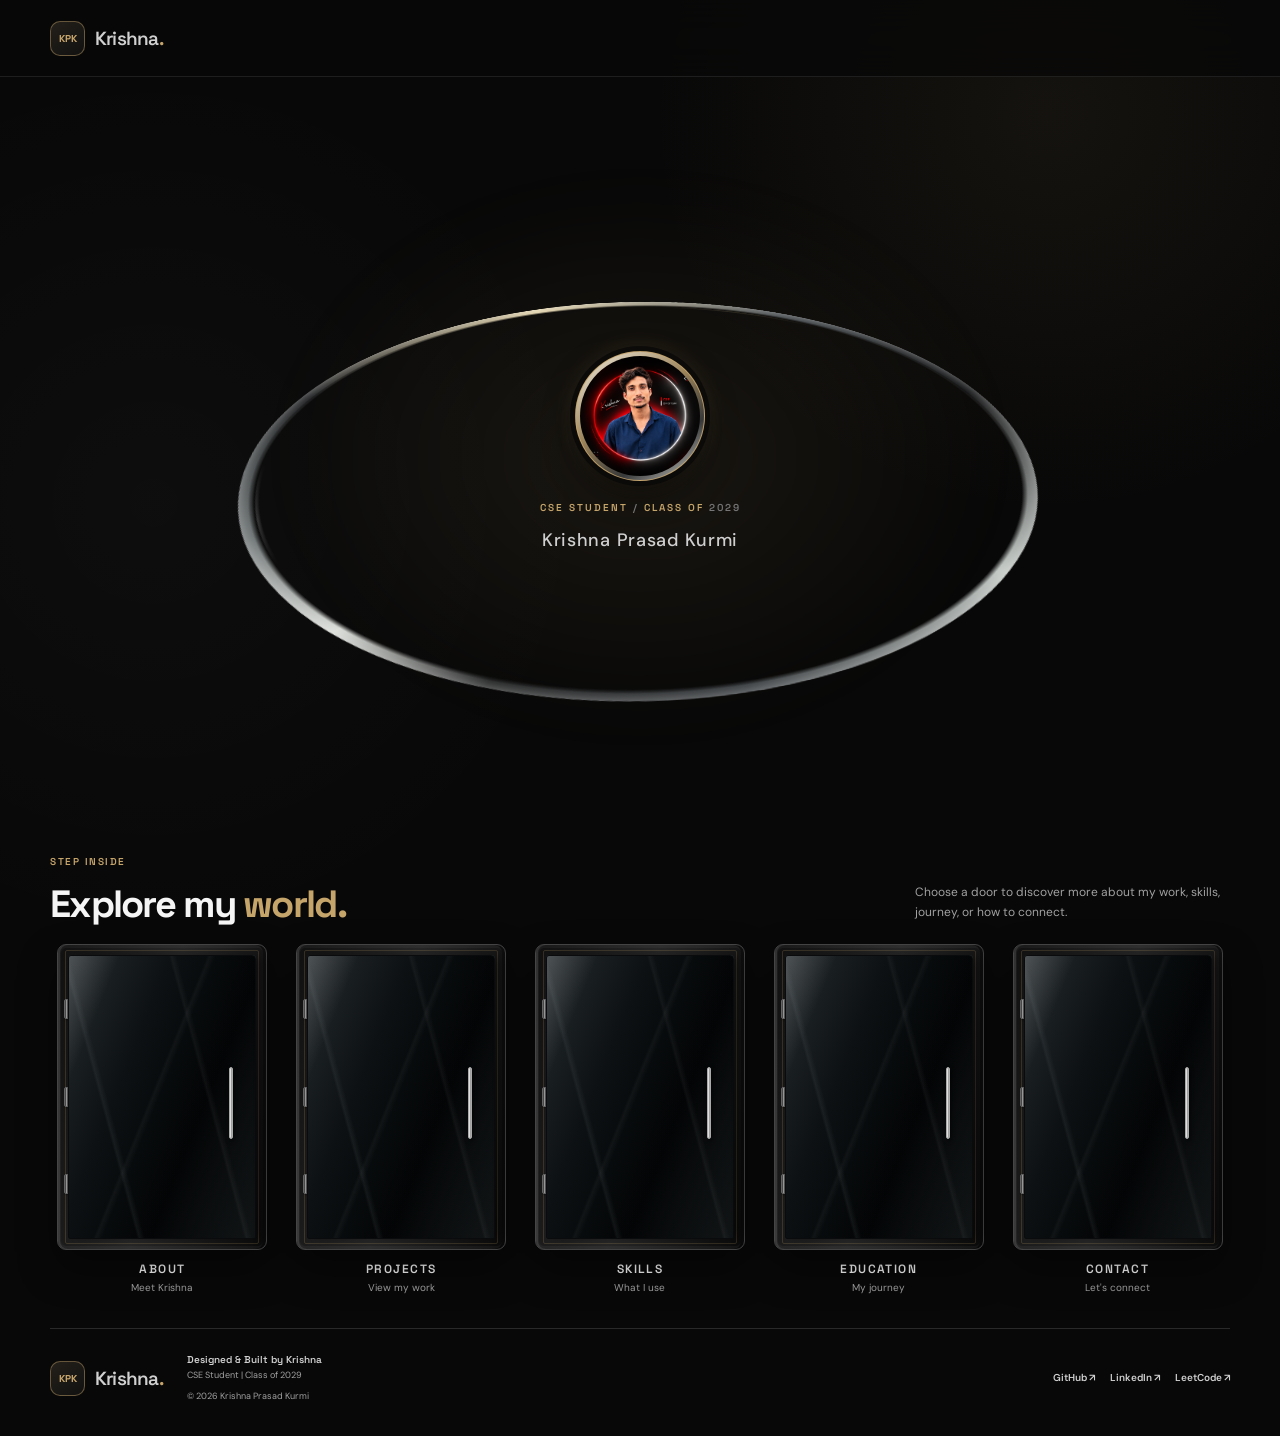
<file: index.html>
<!doctype html>
<html lang="en">
<head>
  <meta charset="UTF-8">
  <meta name="viewport" content="width=device-width, initial-scale=1.0">
  <meta name="description" content="Explore Krishna Prasad Kurmi's portfolio: a CSE student at BMS Institute of Technology &amp; Management learning backend development, C++, and DSA skills.">
  <meta name="theme-color" content="#080808">
  <meta name="robots" content="index, follow">
  <link rel="canonical" href="https://krishna-portfolio.krishnaprasadkurmi99.workers.dev/">
  <meta property="og:type" content="website">
  <meta property="og:title" content="Krishna Prasad Kurmi | CSE Student &amp; Aspiring Backend Developer">
  <meta property="og:description" content="Explore Krishna Prasad Kurmi's portfolio: a CSE student at BMS Institute of Technology &amp; Management learning backend development, C++, and DSA skills.">
  <meta property="og:url" content="https://krishna-portfolio.krishnaprasadkurmi99.workers.dev/">
  <meta property="og:site_name" content="Krishna Prasad Kurmi | Personal Portfolio">
  <meta property="og:image" content="https://krishna-portfolio.krishnaprasadkurmi99.workers.dev/profile-photo.png">
  <meta property="og:image:alt" content="Krishna Prasad Kurmi">
  <meta property="og:locale" content="en_IN">
  <meta name="twitter:card" content="summary_large_image">
  <meta name="twitter:title" content="Krishna Prasad Kurmi | CSE Student &amp; Aspiring Backend Developer">
  <meta name="twitter:description" content="Explore Krishna Prasad Kurmi's portfolio: a CSE student at BMS Institute of Technology &amp; Management learning backend development, C++, and DSA skills.">
  <meta name="twitter:image" content="https://krishna-portfolio.krishnaprasadkurmi99.workers.dev/profile-photo.png">
  <meta name="twitter:image:alt" content="Krishna Prasad Kurmi">
  <script type="application/ld+json">
    {
      "@context": "https://schema.org",
      "@type": "Person",
      "name": "Krishna Prasad Kurmi",
      "url": "https://krishna-portfolio.krishnaprasadkurmi99.workers.dev/",
      "image": "https://krishna-portfolio.krishnaprasadkurmi99.workers.dev/profile-photo.png",
      "jobTitle": "Computer Science and Engineering Student",
      "affiliation": {
        "@type": "CollegeOrUniversity",
        "name": "BMS Institute of Technology & Management"
      },
      "knowsAbout": ["Backend development", "C++", "Data Structures and Algorithms", "Software engineering"],
      "sameAs": ["https://github.com/itskrishna7", "https://www.linkedin.com/in/krishnaprasadkurmi7/", "https://leetcode.com/u/kurmikrishna7/"]
    }
  </script>
  <link rel="preconnect" href="https://fonts.googleapis.com">
  <link rel="preconnect" href="https://fonts.gstatic.com" crossorigin>
  <link href="https://fonts.googleapis.com/css2?family=DM+Sans:wght@400;500;600;700&amp;family=Space+Grotesk:wght@400;500;600;700&amp;display=swap" rel="stylesheet">
  <link rel="stylesheet" href="style.css">
  <title>Krishna Prasad Kurmi | CSE Student &amp; Aspiring Backend Developer</title>
</head>
<body data-page="home">
  <a class="skip-link" href="#main-content">Skip to content</a>
  <header class="site-header">
    <nav class="nav container" aria-label="Main navigation">
      <a class="brand" href="/" aria-label="Krishna home">
        <span class="brand-mark">KPK</span>
        <span class="brand-name">Krishna<span>.</span></span>
      </a>
    </nav>
  </header>
  <main id="main-content" class="page-content">
    <section class="hero container" id="home" aria-label="Krishna Prasad Kurmi profile">
      <div class="hero-ring" aria-hidden="true">
        <span class="hero-ring__outer"></span>
        <span class="hero-ring__inner"></span>
        <span class="hero-ring__glint"></span>
      </div>
      <div class="hero-content">
        <div class="hero-portrait">
          <img src="profile-photo.png" width="1254" height="1254" alt="Professional portrait of Krishna Prasad Kurmi">
        </div>
        <p class="hero-kicker">CSE STUDENT <span aria-hidden="true">/</span> CLASS OF <span data-portfolio="education.expectedGraduation">2029</span></p>
        <p class="hero-name" data-portfolio="person.name">Krishna Prasad Kurmi</p>
      </div>
    </section>
    <section class="home-door-navigation container" aria-labelledby="door-navigation-title">
      <div class="home-door-heading">
        <div>
          <p class="eyebrow">STEP INSIDE</p>
          <h2 id="door-navigation-title">Explore my <span class="gradient-text">world.</span></h2>
        </div>
        <p>Choose a door to discover more about my work, skills, journey, or how to connect.</p>
      </div>
      <div class="door-grid">
        <a class="portfolio-door" href="about.html" aria-label="Explore about">
          <span class="door-frame" aria-hidden="true">
            <span class="door-interior door-interior--about">
              <span class="interior-profile-glow"></span>
              <span class="interior-profile-silhouette"></span>
            </span>
            <span class="door-hinges"><i></i><i></i><i></i></span>
            <span class="door">
              <span class="door-panel door-panel--top"></span>
              <span class="door-panel door-panel--bottom"></span>
              <span class="door-handle"></span>
            </span>
          </span>
          <span class="door-label">ABOUT<span>Meet Krishna</span></span>
        </a>
        <a class="portfolio-door" href="projects.html" aria-label="Explore projects">
          <span class="door-frame" aria-hidden="true">
            <span class="door-interior door-interior--projects">
              <span class="interior-monitor"></span>
              <span class="interior-desk"></span>
            </span>
            <span class="door-hinges"><i></i><i></i><i></i></span>
            <span class="door">
              <span class="door-panel door-panel--top"></span>
              <span class="door-panel door-panel--bottom"></span>
              <span class="door-handle"></span>
            </span>
          </span>
          <span class="door-label">PROJECTS<span>View my work</span></span>
        </a>
        <a class="portfolio-door" href="skills.html" aria-label="Explore skills">
          <span class="door-frame" aria-hidden="true">
            <span class="door-interior door-interior--skills">
              <span class="interior-tech-grid"></span>
              <span class="interior-code interior-code--one"></span>
              <span class="interior-code interior-code--two"></span>
              <span class="interior-code interior-code--three"></span>
            </span>
            <span class="door-hinges"><i></i><i></i><i></i></span>
            <span class="door">
              <span class="door-panel door-panel--top"></span>
              <span class="door-panel door-panel--bottom"></span>
              <span class="door-handle"></span>
            </span>
          </span>
          <span class="door-label">SKILLS<span>What I use</span></span>
        </a>
        <a class="portfolio-door" href="education.html" aria-label="Explore education">
          <span class="door-frame" aria-hidden="true">
            <span class="door-interior door-interior--education">
              <span class="interior-shelf interior-shelf--top"></span>
              <span class="interior-shelf interior-shelf--bottom"></span>
              <span class="interior-books interior-books--one"></span>
              <span class="interior-books interior-books--two"></span>
            </span>
            <span class="door-hinges"><i></i><i></i><i></i></span>
            <span class="door">
              <span class="door-panel door-panel--top"></span>
              <span class="door-panel door-panel--bottom"></span>
              <span class="door-handle"></span>
            </span>
          </span>
          <span class="door-label">EDUCATION<span>My journey</span></span>
        </a>
        <a class="portfolio-door" href="contact.html" aria-label="Get in touch">
          <span class="door-frame" aria-hidden="true">
            <span class="door-interior door-interior--contact">
              <span class="interior-lamp"></span>
              <span class="interior-seat"></span>
              <span class="interior-table"></span>
            </span>
            <span class="door-hinges"><i></i><i></i><i></i></span>
            <span class="door">
              <span class="door-panel door-panel--top"></span>
              <span class="door-panel door-panel--bottom"></span>
              <span class="door-handle"></span>
            </span>
          </span>
          <span class="door-label">CONTACT<span>Let's connect</span></span>
        </a>
      </div>
    </section>
  </main>
  <footer class="site-footer container">
    <a class="brand" href="/" aria-label="Krishna home"><span class="brand-mark">KPK</span><span class="brand-name">Krishna<span>.</span></span></a>
    <div class="footer-copy"><strong>Designed &amp; Built by Krishna</strong><span>CSE Student | Class of 2029</span><small>&copy; <span id="copyright-year"></span> Krishna Prasad Kurmi</small></div>
    <div class="social-links footer-socials" aria-label="Social profiles"><a href="https://github.com/itskrishna7" target="_blank" rel="noopener noreferrer" aria-label="GitHub profile">GitHub ↗</a><a href="https://www.linkedin.com/in/krishnaprasadkurmi7/" target="_blank" rel="noopener noreferrer" aria-label="LinkedIn profile">LinkedIn ↗</a><a href="https://leetcode.com/u/kurmikrishna7/" target="_blank" rel="noopener noreferrer" aria-label="LeetCode profile">LeetCode ↗</a></div>
  </footer>
  <button class="back-to-top" id="back-to-top" type="button" aria-label="Back to top">↑</button>
  <script src="script.js?v=20261103-portfolio-data"></script>
</body>
</html>
</file>
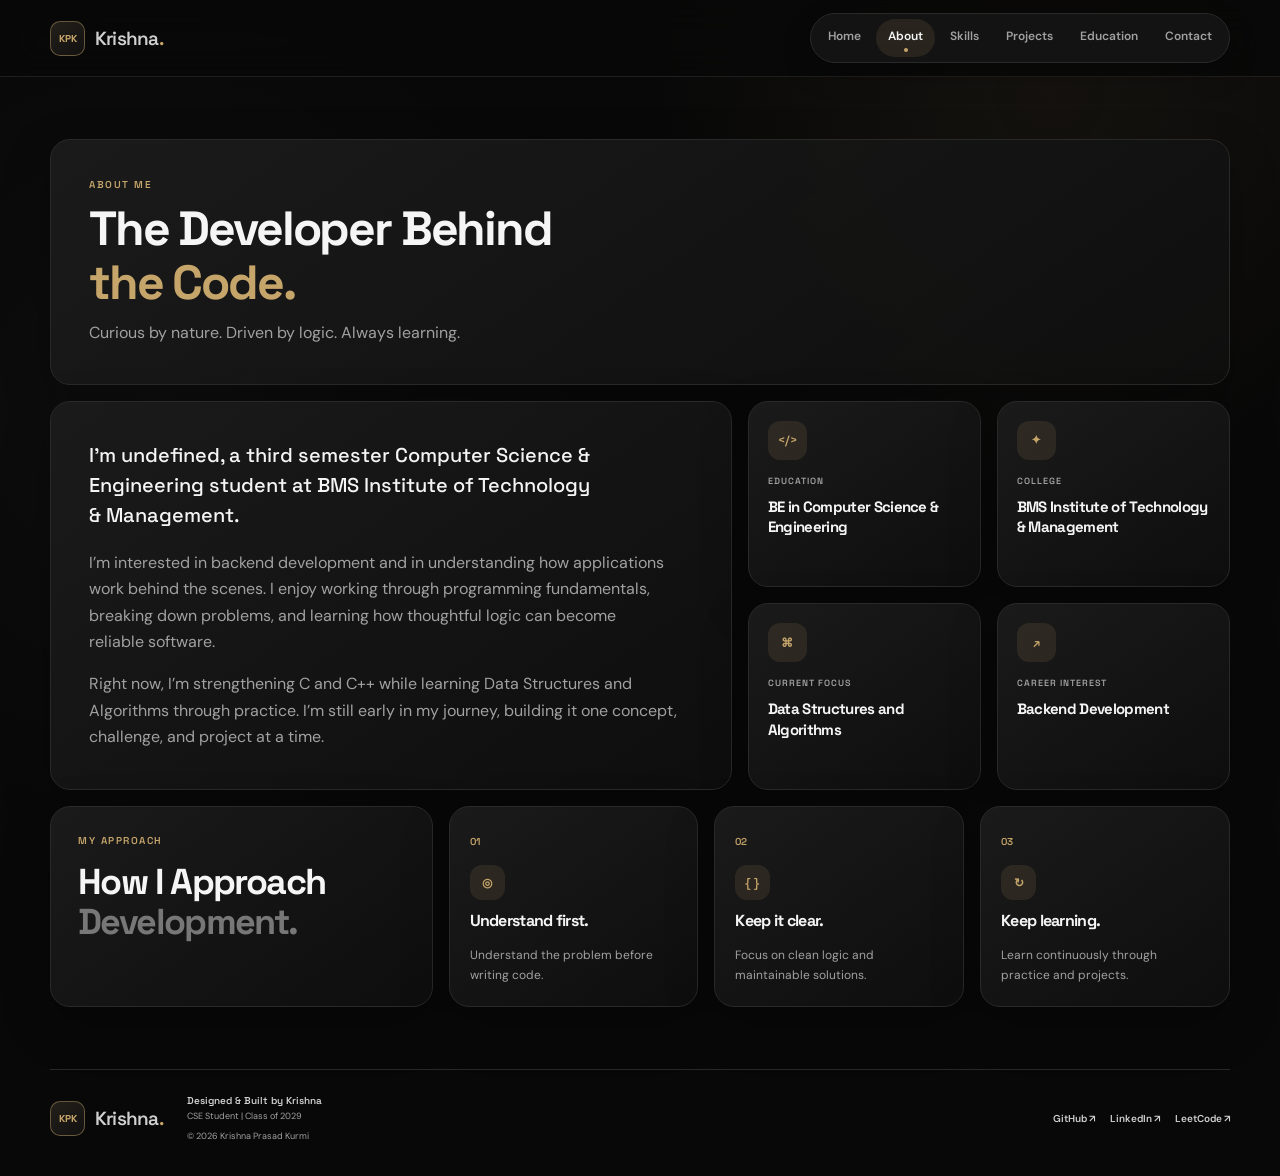
<file: about.html>
<!doctype html>
<html lang="en">
<head>
  <meta charset="UTF-8">
  <meta name="viewport" content="width=device-width, initial-scale=1.0">
  <meta name="description" content="Learn about Krishna Prasad Kurmi's background, interests, and goals as a Computer Science and Engineering student.">
  <meta name="theme-color" content="#080808">
  <meta name="robots" content="index, follow">
  <link rel="canonical" href="https://krishna-portfolio.krishnaprasadkurmi99.workers.dev/about">
  <meta property="og:type" content="website">
  <meta property="og:title" content="About Krishna Prasad Kurmi | Developer Background">
  <meta property="og:description" content="Learn about Krishna Prasad Kurmi's background, interests, and goals as a Computer Science and Engineering student.">
  <meta property="og:url" content="https://krishna-portfolio.krishnaprasadkurmi99.workers.dev/about">
  <meta property="og:site_name" content="Krishna Prasad Kurmi | Personal Portfolio">
  <meta property="og:image" content="https://krishna-portfolio.krishnaprasadkurmi99.workers.dev/profile-photo.png">
  <meta property="og:image:alt" content="Krishna Prasad Kurmi">
  <meta property="og:locale" content="en_IN">
  <meta name="twitter:card" content="summary_large_image">
  <meta name="twitter:title" content="About Krishna Prasad Kurmi | Developer Background">
  <meta name="twitter:description" content="Learn about Krishna Prasad Kurmi's background, interests, and goals as a Computer Science and Engineering student.">
  <meta name="twitter:image" content="https://krishna-portfolio.krishnaprasadkurmi99.workers.dev/profile-photo.png">
  <meta name="twitter:image:alt" content="Krishna Prasad Kurmi">
  <script type="application/ld+json">
    {
      "@context": "https://schema.org",
      "@type": "Person",
      "name": "Krishna Prasad Kurmi",
      "url": "https://krishna-portfolio.krishnaprasadkurmi99.workers.dev/about",
      "image": "https://krishna-portfolio.krishnaprasadkurmi99.workers.dev/profile-photo.png",
      "jobTitle": "Computer Science and Engineering Student",
      "affiliation": {
        "@type": "CollegeOrUniversity",
        "name": "BMS Institute of Technology & Management"
      },
      "knowsAbout": ["Backend development", "C++", "Data Structures and Algorithms", "Software engineering"],
      "sameAs": ["https://github.com/itskrishna7", "https://www.linkedin.com/in/krishnaprasadkurmi7/", "https://leetcode.com/u/kurmikrishna7/"]
    }
  </script>
  <link rel="preconnect" href="https://fonts.googleapis.com">
  <link rel="preconnect" href="https://fonts.gstatic.com" crossorigin>
  <link href="https://fonts.googleapis.com/css2?family=DM+Sans:wght@400;500;600;700&amp;family=Space+Grotesk:wght@400;500;600;700&amp;display=swap" rel="stylesheet">
  <link rel="stylesheet" href="style.css">
  <title>About Krishna Prasad Kurmi | Developer Background</title>
</head>
<body data-page="about">
  <a class="skip-link" href="#main-content">Skip to content</a>
  <header class="site-header">
    <nav class="nav container" aria-label="Main navigation">
      <a class="brand" href="/" aria-label="Krishna home">
        <span class="brand-mark">KPK</span>
        <span class="brand-name">Krishna<span>.</span></span>
      </a>
      <button class="menu-toggle" type="button" aria-expanded="false" aria-controls="primary-navigation" aria-label="Open navigation menu">
        <span></span><span></span><span></span>
      </button>
      <div class="nav-links" id="primary-navigation"><a class="nav-link" href="/" data-page-link="home">Home</a><a class="nav-link" href="/about" data-page-link="about" aria-current="page">About</a><a class="nav-link" href="/skills" data-page-link="skills">Skills</a><a class="nav-link" href="/projects" data-page-link="projects">Projects</a><a class="nav-link" href="/education" data-page-link="education">Education</a><a class="nav-link" href="/contact" data-page-link="contact">Contact</a></div>
    </nav>
  </header>
  <main id="main-content" class="page-content">
    <section class="section about-section" id="about" aria-labelledby="about-title">
      <div class="container">
        <div class="about-intro">
          <p class="eyebrow">ABOUT ME</p>
          <h1 id="about-title">The Developer Behind<br><span class="gradient-text">the Code.</span></h1>
          <p class="about-subtitle">Curious by nature. Driven by logic. Always learning.</p>
        </div>
        <div class="about-layout">
          <div class="about-story">
            <p class="about-story-lead" id="about-story-lead">I’m Krishna, a third-semester Computer Science and Engineering student at BMS Institute of Technology &amp; Management.</p>
            <p data-portfolio="profile.aboutInterest">I’m interested in backend development and in understanding how applications work behind the scenes. I enjoy working through programming fundamentals, breaking down problems, and learning how thoughtful logic can become reliable software.</p>
            <p id="about-focus">Right now, I’m strengthening C and C++ fundamentals while learning Data Structures and Algorithms through practice.</p>
          </div>
          <div class="about-info-grid" aria-label="Personal information">
            <article class="info-card">
              <span class="info-card-icon" aria-hidden="true">&lt;/&gt;</span>
              <p class="info-card-label">EDUCATION</p>
              <h3><span data-portfolio="education.degreeShort">BE</span> in <span data-portfolio="education.branch">Computer Science &amp; Engineering</span></h3>
            </article>
            <article class="info-card">
              <span class="info-card-icon" aria-hidden="true">✦</span>
              <p class="info-card-label">COLLEGE</p>
              <h3 data-portfolio="education.institution">BMS Institute of Technology &amp; Management</h3>
            </article>
            <article class="info-card">
              <span class="info-card-icon" aria-hidden="true">⌘</span>
              <p class="info-card-label">CURRENT FOCUS</p>
              <h3 data-portfolio="education.currentFocus">Data Structures and Algorithms</h3>
            </article>
            <article class="info-card">
              <span class="info-card-icon" aria-hidden="true">↗</span>
              <p class="info-card-label">CAREER INTEREST</p>
              <h3 data-portfolio="education.careerInterest">Backend Development</h3>
            </article>
          </div>
        </div>
        <div class="approach-block">
          <div class="approach-heading">
            <p class="eyebrow">MY APPROACH</p>
            <h2>How I Approach<br><span class="muted-text">Development.</span></h2>
          </div>
          <div class="approach-grid">
            <article class="approach-card"><span class="approach-number">01</span><span class="approach-icon" aria-hidden="true">◎</span><h3>Understand first.</h3><p>Understand the problem before writing code.</p></article>
            <article class="approach-card"><span class="approach-number">02</span><span class="approach-icon" aria-hidden="true">{ }</span><h3>Keep it clear.</h3><p>Focus on clean logic and maintainable solutions.</p></article>
            <article class="approach-card"><span class="approach-number">03</span><span class="approach-icon" aria-hidden="true">↻</span><h3>Keep learning.</h3><p>Learn continuously through practice and projects.</p></article>
          </div>
        </div>
      </div>
    </section>
  </main>
  <footer class="site-footer container">
    <a class="brand" href="/" aria-label="Krishna home"><span class="brand-mark">KPK</span><span class="brand-name">Krishna<span>.</span></span></a>
    <div class="footer-copy"><strong>Designed &amp; Built by Krishna</strong><span>CSE Student | Class of 2029</span><small>&copy; <span id="copyright-year"></span> Krishna Prasad Kurmi</small></div>
    <div class="social-links footer-socials" aria-label="Social profiles"><a href="https://github.com/itskrishna7" target="_blank" rel="noopener noreferrer" aria-label="GitHub profile">GitHub ↗</a><a href="https://www.linkedin.com/in/krishnaprasadkurmi7/" target="_blank" rel="noopener noreferrer" aria-label="LinkedIn profile">LinkedIn ↗</a><a href="https://leetcode.com/u/kurmikrishna7/" target="_blank" rel="noopener noreferrer" aria-label="LeetCode profile">LeetCode ↗</a></div>
  </footer>
  <button class="back-to-top" id="back-to-top" type="button" aria-label="Back to top">↑</button>
  <script src="script.js?v=20261103-portfolio-data"></script>
</body>
</html>
</file>
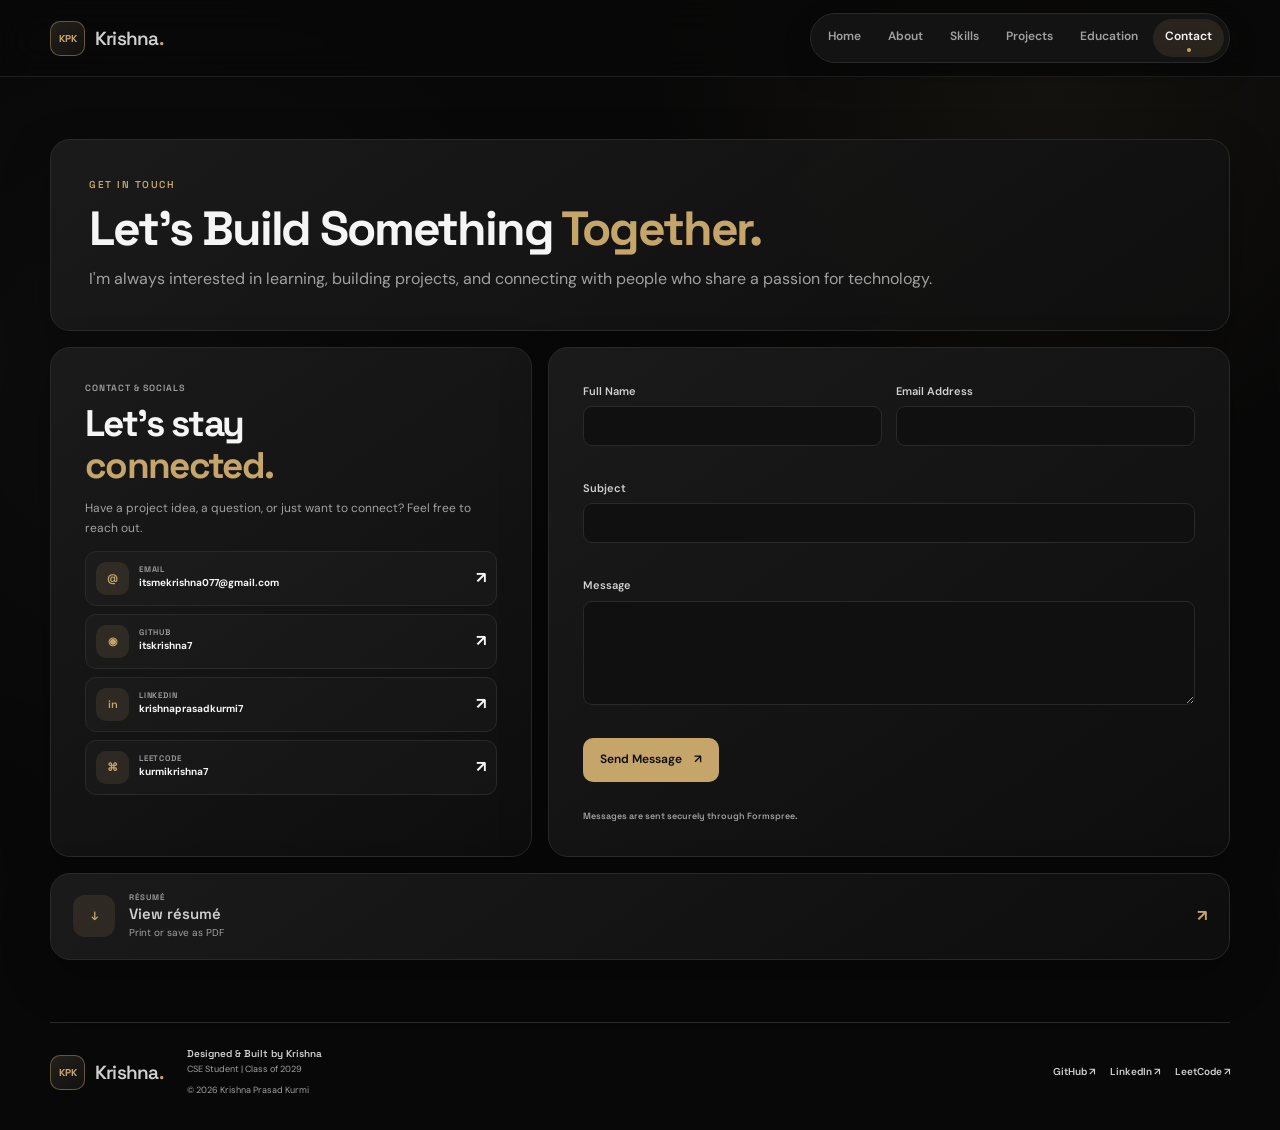
<file: contact.html>
<!doctype html>
<html lang="en">
<head>
  <meta charset="UTF-8">
  <meta name="viewport" content="width=device-width, initial-scale=1.0">
  <meta name="description" content="Contact Krishna Prasad Kurmi by email, social profile, or the portfolio contact form.">
  <meta name="theme-color" content="#080808">
  <meta name="robots" content="index, follow">
  <link rel="canonical" href="https://krishna-portfolio.krishnaprasadkurmi99.workers.dev/contact">
  <meta property="og:type" content="website">
  <meta property="og:title" content="Contact Krishna Prasad Kurmi">
  <meta property="og:description" content="Contact Krishna Prasad Kurmi by email, social profile, or the portfolio contact form.">
  <meta property="og:url" content="https://krishna-portfolio.krishnaprasadkurmi99.workers.dev/contact">
  <meta property="og:site_name" content="Krishna Prasad Kurmi | Personal Portfolio">
  <meta property="og:image" content="https://krishna-portfolio.krishnaprasadkurmi99.workers.dev/profile-photo.png">
  <meta property="og:image:alt" content="Krishna Prasad Kurmi">
  <meta property="og:locale" content="en_IN">
  <meta name="twitter:card" content="summary_large_image">
  <meta name="twitter:title" content="Contact Krishna Prasad Kurmi">
  <meta name="twitter:description" content="Contact Krishna Prasad Kurmi by email, social profile, or the portfolio contact form.">
  <meta name="twitter:image" content="https://krishna-portfolio.krishnaprasadkurmi99.workers.dev/profile-photo.png">
  <meta name="twitter:image:alt" content="Krishna Prasad Kurmi">
  <link rel="preconnect" href="https://fonts.googleapis.com">
  <link rel="preconnect" href="https://fonts.gstatic.com" crossorigin>
  <link href="https://fonts.googleapis.com/css2?family=DM+Sans:wght@400;500;600;700&amp;family=Space+Grotesk:wght@400;500;600;700&amp;display=swap" rel="stylesheet">
  <link rel="stylesheet" href="style.css">
  <title>Contact Krishna Prasad Kurmi</title>
</head>
<body data-page="contact">
  <a class="skip-link" href="#main-content">Skip to content</a>
  <header class="site-header">
    <nav class="nav container" aria-label="Main navigation">
      <a class="brand" href="/" aria-label="Krishna home">
        <span class="brand-mark">KPK</span>
        <span class="brand-name">Krishna<span>.</span></span>
      </a>
      <button class="menu-toggle" type="button" aria-expanded="false" aria-controls="primary-navigation" aria-label="Open navigation menu">
        <span></span><span></span><span></span>
      </button>
      <div class="nav-links" id="primary-navigation"><a class="nav-link" href="/" data-page-link="home">Home</a><a class="nav-link" href="/about" data-page-link="about">About</a><a class="nav-link" href="/skills" data-page-link="skills">Skills</a><a class="nav-link" href="/projects" data-page-link="projects">Projects</a><a class="nav-link" href="/education" data-page-link="education">Education</a><a class="nav-link" href="/contact" data-page-link="contact" aria-current="page">Contact</a></div>
    </nav>
  </header>
  <main id="main-content" class="page-content">
    <section class="contact-section" id="contact" aria-labelledby="contact-title">
      <div class="container">
        <div class="contact-heading">
          <p class="eyebrow">GET IN TOUCH</p>
          <h1 id="contact-title">Let's Build Something <span class="gradient-text">Together.</span></h1>
          <p>I'm always interested in learning, building projects, and connecting with people who share a passion for technology.</p>
        </div>
        <div class="contact-grid">
          <div class="contact-details-card">
            <p class="contact-card-kicker">CONTACT &amp; SOCIALS</p>
            <h3>Let’s stay<br><span>connected.</span></h3>
            <p class="contact-card-copy">Have a project idea, a question, or just want to connect? Feel free to reach out.</p>
            <div class="contact-list">
              <a class="contact-item" data-portfolio-href="person.email" href="mailto:itsmekrishna077@gmail.com"><span class="contact-item-icon" aria-hidden="true">@</span><span><small>EMAIL</small><strong data-portfolio="person.email">itsmekrishna077@gmail.com</strong></span><b aria-hidden="true">↗</b></a>
              <a class="contact-item" data-portfolio-href="person.github" href="https://github.com/itskrishna7" target="_blank" rel="noopener noreferrer"><span class="contact-item-icon" aria-hidden="true">◉</span><span><small>GITHUB</small><strong data-portfolio="person.github">itskrishna7</strong></span><b aria-hidden="true">↗</b></a>
              <a class="contact-item" data-portfolio-href="person.linkedin" href="https://www.linkedin.com/in/krishnaprasadkurmi7/" target="_blank" rel="noopener noreferrer"><span class="contact-item-icon" aria-hidden="true">in</span><span><small>LINKEDIN</small><strong data-portfolio="person.linkedin">krishnaprasadkurmi7</strong></span><b aria-hidden="true">↗</b></a>
              <a class="contact-item" data-portfolio-href="person.leetcode" href="https://leetcode.com/u/kurmikrishna7/" target="_blank" rel="noopener noreferrer"><span class="contact-item-icon" aria-hidden="true">⌘</span><span><small>LEETCODE</small><strong data-portfolio="person.leetcode">kurmikrishna7</strong></span><b aria-hidden="true">↗</b></a>
            </div>
          </div>
          <form class="contact-form-card" id="contact-form" action="https://formspree.io/f/xrppenzj" method="POST" novalidate>
            <input class="form-honeypot" type="text" name="_gotcha" tabindex="-1" autocomplete="off" aria-hidden="true">
            <div class="form-row">
              <div class="form-field"><label for="contact-name">Full Name</label><input id="contact-name" name="name" type="text" autocomplete="name" maxlength="120" required aria-describedby="contact-name-error"><span class="form-error" id="contact-name-error"></span></div>
              <div class="form-field"><label for="contact-email">Email Address</label><input id="contact-email" name="email" type="email" autocomplete="email" maxlength="254" required aria-describedby="contact-email-error"><span class="form-error" id="contact-email-error"></span></div>
            </div>
            <div class="form-field"><label for="contact-subject">Subject</label><input id="contact-subject" name="subject" type="text" maxlength="160" required aria-describedby="contact-subject-error"><span class="form-error" id="contact-subject-error"></span></div>
            <div class="form-field"><label for="contact-message">Message</label><textarea id="contact-message" name="message" rows="5" maxlength="5000" required aria-describedby="contact-message-error"></textarea><span class="form-error" id="contact-message-error"></span></div>
            <button class="button button-primary form-submit" type="submit">Send Message <span>↗</span></button>
            <div class="form-status" id="form-status" role="status" aria-live="polite"></div>
            <button class="email-app-button" id="open-email-app" type="button" hidden>Open Email App <span>↗</span></button>
            <p class="form-note">Messages are sent securely through Formspree.</p>
          </form>
        </div>
        <a class="contact-resume-card" href="/resume" aria-label="View and download Krishna's résumé">
          <span class="contact-resume-icon" aria-hidden="true">↓</span>
          <span><small>RÉSUMÉ</small><strong>View résumé</strong><span>Print or save as PDF</span></span>
          <b aria-hidden="true">↗</b>
        </a>
      </div>
    </section>
  </main>
  <footer class="site-footer container">
    <a class="brand" href="/" aria-label="Krishna home"><span class="brand-mark">KPK</span><span class="brand-name">Krishna<span>.</span></span></a>
    <div class="footer-copy"><strong>Designed &amp; Built by Krishna</strong><span>CSE Student | Class of 2029</span><small>&copy; <span id="copyright-year"></span> Krishna Prasad Kurmi</small></div>
    <div class="social-links footer-socials" aria-label="Social profiles"><a href="https://github.com/itskrishna7" target="_blank" rel="noopener noreferrer" aria-label="GitHub profile">GitHub ↗</a><a href="https://www.linkedin.com/in/krishnaprasadkurmi7/" target="_blank" rel="noopener noreferrer" aria-label="LinkedIn profile">LinkedIn ↗</a><a href="https://leetcode.com/u/kurmikrishna7/" target="_blank" rel="noopener noreferrer" aria-label="LeetCode profile">LeetCode ↗</a></div>
  </footer>
  <button class="back-to-top" id="back-to-top" type="button" aria-label="Back to top">↑</button>
  <script src="script.js?v=20261103-portfolio-data"></script>
</body>
</html>
</file>
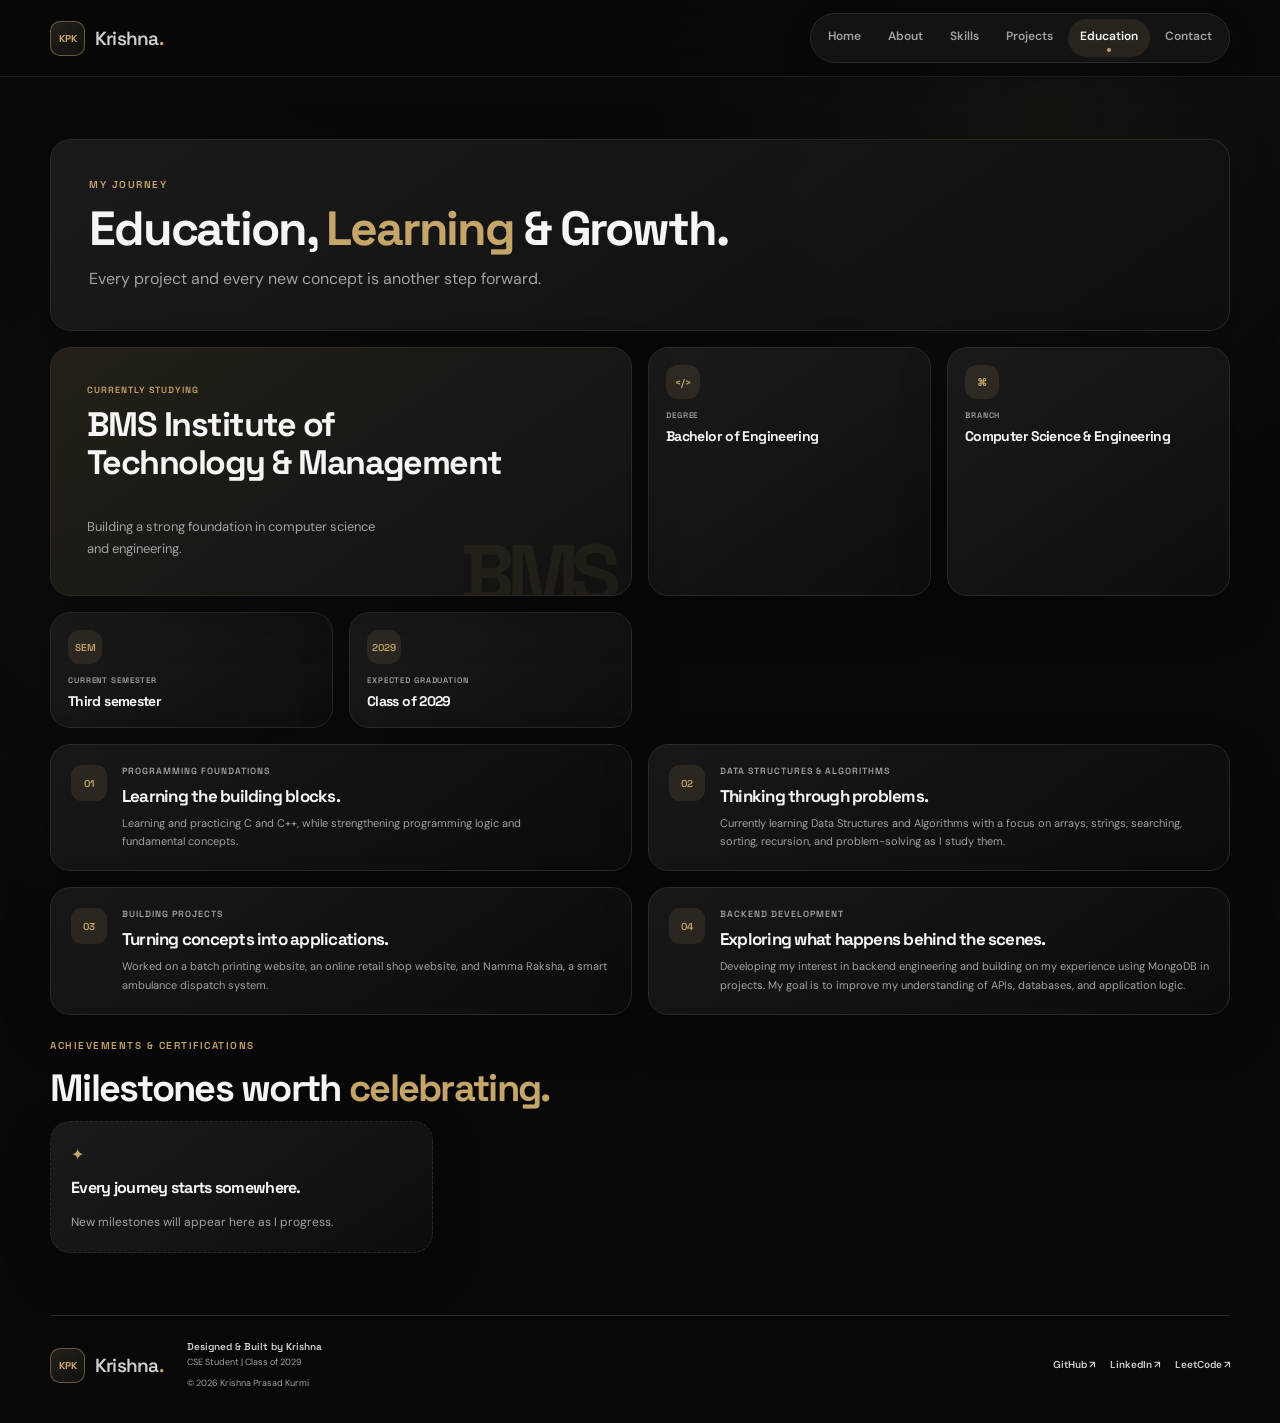
<file: education.html>
<!doctype html>
<html lang="en">
<head>
  <meta charset="UTF-8">
  <meta name="viewport" content="width=device-width, initial-scale=1.0">
  <meta name="description" content="View Krishna Prasad Kurmi's Computer Science and Engineering education, academic details, and learning journey.">
  <meta name="theme-color" content="#080808">
  <meta name="robots" content="index, follow">
  <link rel="canonical" href="https://krishna-portfolio.krishnaprasadkurmi99.workers.dev/education">
  <meta property="og:type" content="website">
  <meta property="og:title" content="Education &amp; Learning Journey | Krishna Prasad Kurmi">
  <meta property="og:description" content="View Krishna Prasad Kurmi's Computer Science and Engineering education, academic details, and learning journey.">
  <meta property="og:url" content="https://krishna-portfolio.krishnaprasadkurmi99.workers.dev/education">
  <meta property="og:site_name" content="Krishna Prasad Kurmi | Personal Portfolio">
  <meta property="og:image" content="https://krishna-portfolio.krishnaprasadkurmi99.workers.dev/profile-photo.png">
  <meta property="og:image:alt" content="Krishna Prasad Kurmi">
  <meta property="og:locale" content="en_IN">
  <meta name="twitter:card" content="summary_large_image">
  <meta name="twitter:title" content="Education &amp; Learning Journey | Krishna Prasad Kurmi">
  <meta name="twitter:description" content="View Krishna Prasad Kurmi's Computer Science and Engineering education, academic details, and learning journey.">
  <meta name="twitter:image" content="https://krishna-portfolio.krishnaprasadkurmi99.workers.dev/profile-photo.png">
  <meta name="twitter:image:alt" content="Krishna Prasad Kurmi">
  <script type="application/ld+json">
    {
      "@context": "https://schema.org",
      "@type": "Person",
      "name": "Krishna Prasad Kurmi",
      "url": "https://krishna-portfolio.krishnaprasadkurmi99.workers.dev/education",
      "image": "https://krishna-portfolio.krishnaprasadkurmi99.workers.dev/profile-photo.png",
      "jobTitle": "Computer Science and Engineering Student",
      "affiliation": {
        "@type": "CollegeOrUniversity",
        "name": "BMS Institute of Technology & Management"
      },
      "knowsAbout": ["Backend development", "C++", "Data Structures and Algorithms", "Software engineering"],
      "sameAs": ["https://github.com/itskrishna7", "https://www.linkedin.com/in/krishnaprasadkurmi7/", "https://leetcode.com/u/kurmikrishna7/"]
    }
  </script>
  <link rel="preconnect" href="https://fonts.googleapis.com">
  <link rel="preconnect" href="https://fonts.gstatic.com" crossorigin>
  <link href="https://fonts.googleapis.com/css2?family=DM+Sans:wght@400;500;600;700&amp;family=Space+Grotesk:wght@400;500;600;700&amp;display=swap" rel="stylesheet">
  <link rel="stylesheet" href="style.css">
  <title>Education &amp; Learning Journey | Krishna Prasad Kurmi</title>
</head>
<body data-page="education">
  <a class="skip-link" href="#main-content">Skip to content</a>
  <header class="site-header">
    <nav class="nav container" aria-label="Main navigation">
      <a class="brand" href="/" aria-label="Krishna home">
        <span class="brand-mark">KPK</span>
        <span class="brand-name">Krishna<span>.</span></span>
      </a>
      <button class="menu-toggle" type="button" aria-expanded="false" aria-controls="primary-navigation" aria-label="Open navigation menu">
        <span></span><span></span><span></span>
      </button>
      <div class="nav-links" id="primary-navigation"><a class="nav-link" href="/" data-page-link="home">Home</a><a class="nav-link" href="/about" data-page-link="about">About</a><a class="nav-link" href="/skills" data-page-link="skills">Skills</a><a class="nav-link" href="/projects" data-page-link="projects">Projects</a><a class="nav-link" href="/education" data-page-link="education" aria-current="page">Education</a><a class="nav-link" href="/contact" data-page-link="contact">Contact</a></div>
    </nav>
  </header>
  <main id="main-content" class="page-content">
    <section class="section journey-section" id="journey" aria-labelledby="journey-title">
      <div class="container">
        <div class="journey-intro">
          <p class="eyebrow">MY JOURNEY</p>
          <h1 id="journey-title">Education, <span class="gradient-text">Learning</span> &amp; Growth.</h1>
          <p>Every project and every new concept is another step forward.</p>
        </div>
        <div class="education-bento" aria-label="Education details">
          <article class="education-college-card">
            <p class="journey-kicker">CURRENTLY STUDYING</p>
            <h3 data-portfolio="education.institution">BMS Institute of Technology &amp; Management</h3>
            <p>Building a strong foundation in computer science and engineering.</p>
            <span class="education-card-mark" aria-hidden="true">BMS</span>
          </article>
          <article class="education-fact-card">
            <span class="education-fact-icon" aria-hidden="true">&lt;/&gt;</span>
            <p class="journey-kicker">DEGREE</p><h3 data-portfolio="education.degree">Bachelor of Engineering</h3>
          </article>
          <article class="education-fact-card">
            <span class="education-fact-icon" aria-hidden="true">⌘</span>
            <p class="journey-kicker">BRANCH</p><h3 data-portfolio="education.branch">Computer Science &amp; Engineering</h3>
          </article>
          <article class="education-fact-card">
            <span class="education-fact-icon" aria-hidden="true">SEM</span>
            <p class="journey-kicker">CURRENT SEMESTER</p><h3 data-portfolio="education.semester">Third semester</h3>
          </article>
          <article class="education-fact-card">
            <span class="education-fact-icon" aria-hidden="true" data-portfolio="education.expectedGraduation">2029</span>
            <p class="journey-kicker">EXPECTED GRADUATION</p><h3>Class of <span data-portfolio="education.expectedGraduation">2029</span></h3>
          </article>
        </div>
        <div class="growth-timeline" aria-label="Learning journey milestones">
          <article class="growth-milestone">
            <div class="growth-marker"><span>01</span></div>
              <div class="growth-content"><p class="journey-kicker">PROGRAMMING FOUNDATIONS</p><h3>Learning the building blocks.</h3><p>Learning and practicing <span data-portfolio="education.programmingFocus">C and C++</span>, while strengthening programming logic and fundamental concepts.</p></div>
          </article>
          <article class="growth-milestone">
            <div class="growth-marker"><span>02</span></div>
              <div class="growth-content"><p class="journey-kicker">DATA STRUCTURES &amp; ALGORITHMS</p><h3>Thinking through problems.</h3><p>Currently learning <span data-portfolio="education.currentFocus">Data Structures and Algorithms</span> with a focus on arrays, strings, searching, sorting, recursion, and problem-solving as I study them.</p></div>
          </article>
          <article class="growth-milestone">
            <div class="growth-marker"><span>03</span></div>
            <div class="growth-content"><p class="journey-kicker">BUILDING PROJECTS</p><h3>Turning concepts into applications.</h3><p>Worked on a batch printing website, an online retail shop website, and Namma Raksha, a smart ambulance dispatch system.</p></div>
          </article>
          <article class="growth-milestone">
            <div class="growth-marker"><span>04</span></div>
            <div class="growth-content"><p class="journey-kicker">BACKEND DEVELOPMENT</p><h3>Exploring what happens behind the scenes.</h3><p>Developing my interest in backend engineering and building on my experience using MongoDB in projects. My goal is to improve my understanding of APIs, databases, and application logic.</p></div>
          </article>
        </div>
        <div class="achievements-block">
          <div class="achievements-heading"><p class="eyebrow">ACHIEVEMENTS &amp; CERTIFICATIONS</p><h2>Milestones worth <span class="gradient-text">celebrating.</span></h2></div>
          <div class="achievement-grid" id="achievement-grid" aria-live="polite"></div>
        </div>
      </div>
    </section>
  </main>
  <footer class="site-footer container">
    <a class="brand" href="/" aria-label="Krishna home"><span class="brand-mark">KPK</span><span class="brand-name">Krishna<span>.</span></span></a>
    <div class="footer-copy"><strong>Designed &amp; Built by Krishna</strong><span>CSE Student | Class of 2029</span><small>&copy; <span id="copyright-year"></span> Krishna Prasad Kurmi</small></div>
    <div class="social-links footer-socials" aria-label="Social profiles"><a href="https://github.com/itskrishna7" target="_blank" rel="noopener noreferrer" aria-label="GitHub profile">GitHub ↗</a><a href="https://www.linkedin.com/in/krishnaprasadkurmi7/" target="_blank" rel="noopener noreferrer" aria-label="LinkedIn profile">LinkedIn ↗</a><a href="https://leetcode.com/u/kurmikrishna7/" target="_blank" rel="noopener noreferrer" aria-label="LeetCode profile">LeetCode ↗</a></div>
  </footer>
  <button class="back-to-top" id="back-to-top" type="button" aria-label="Back to top">↑</button>
  <script src="script.js?v=20261103-portfolio-data"></script>
</body>
</html>
</file>
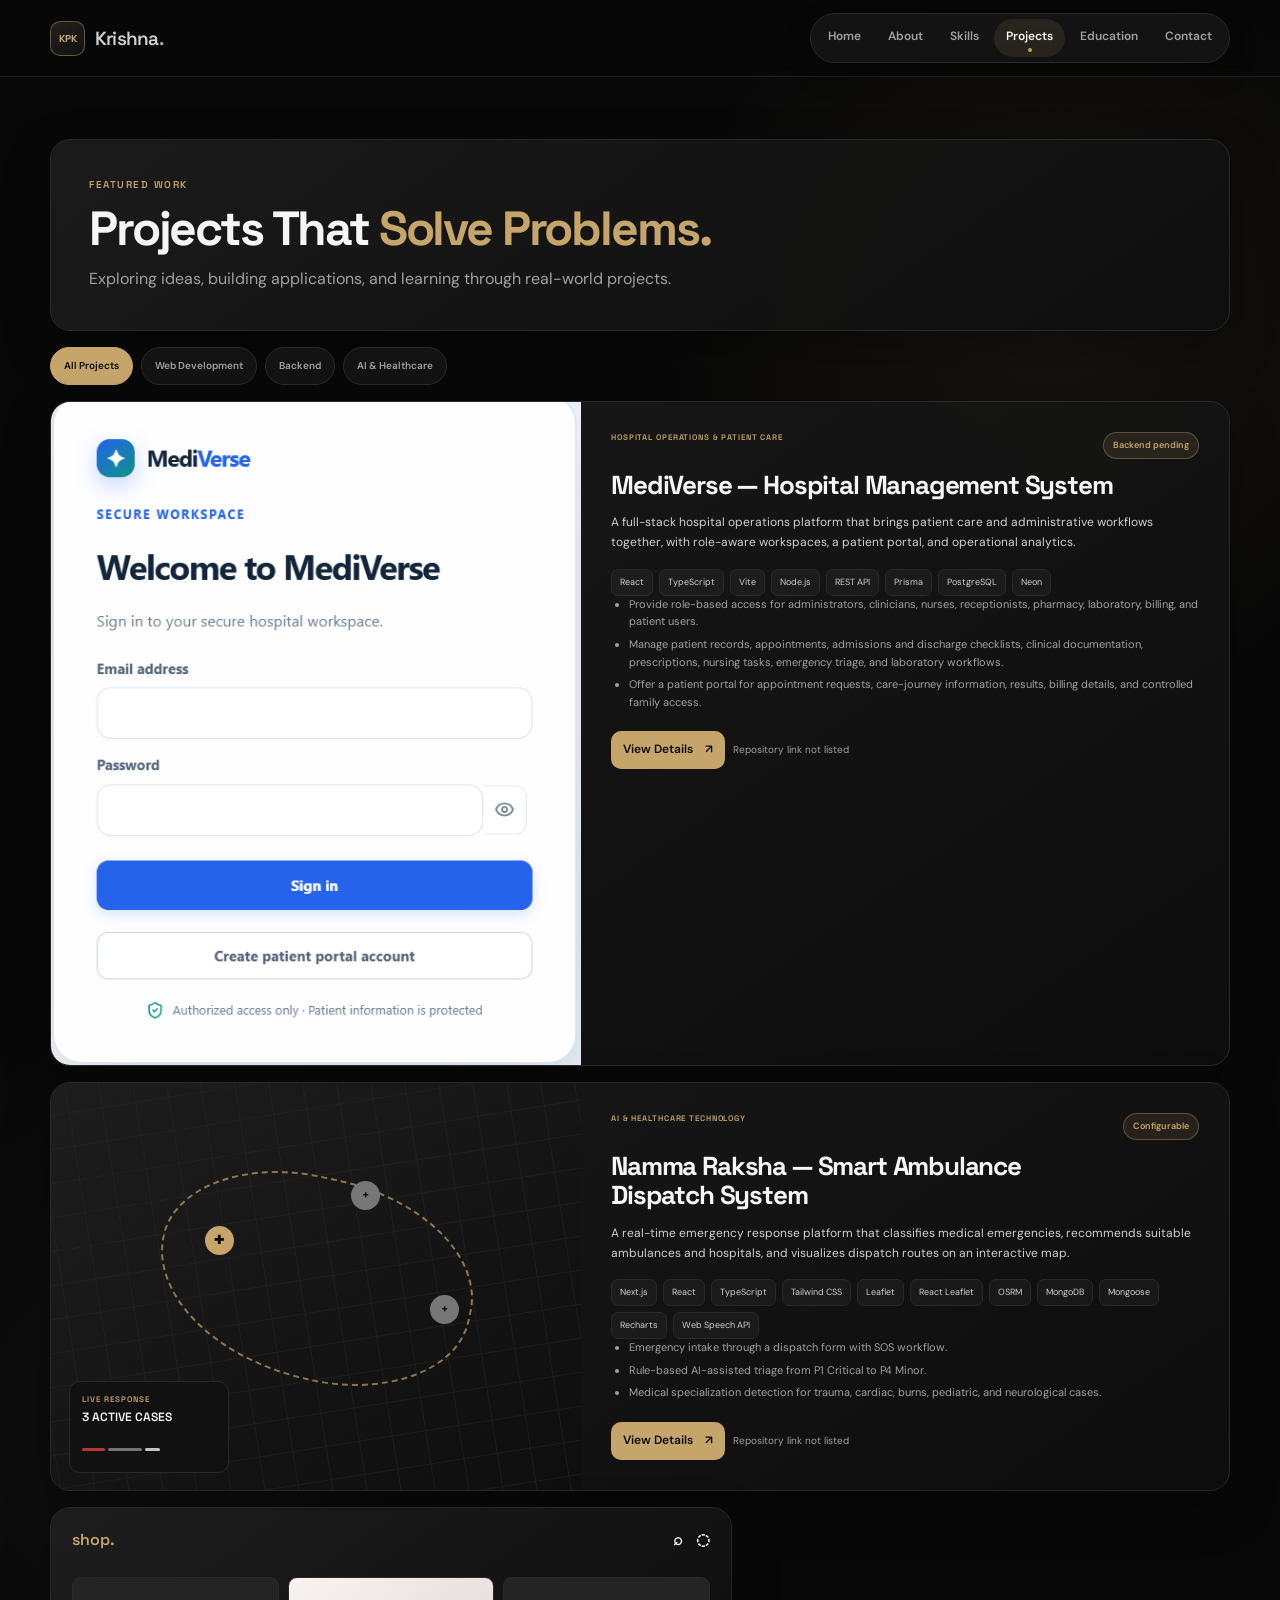
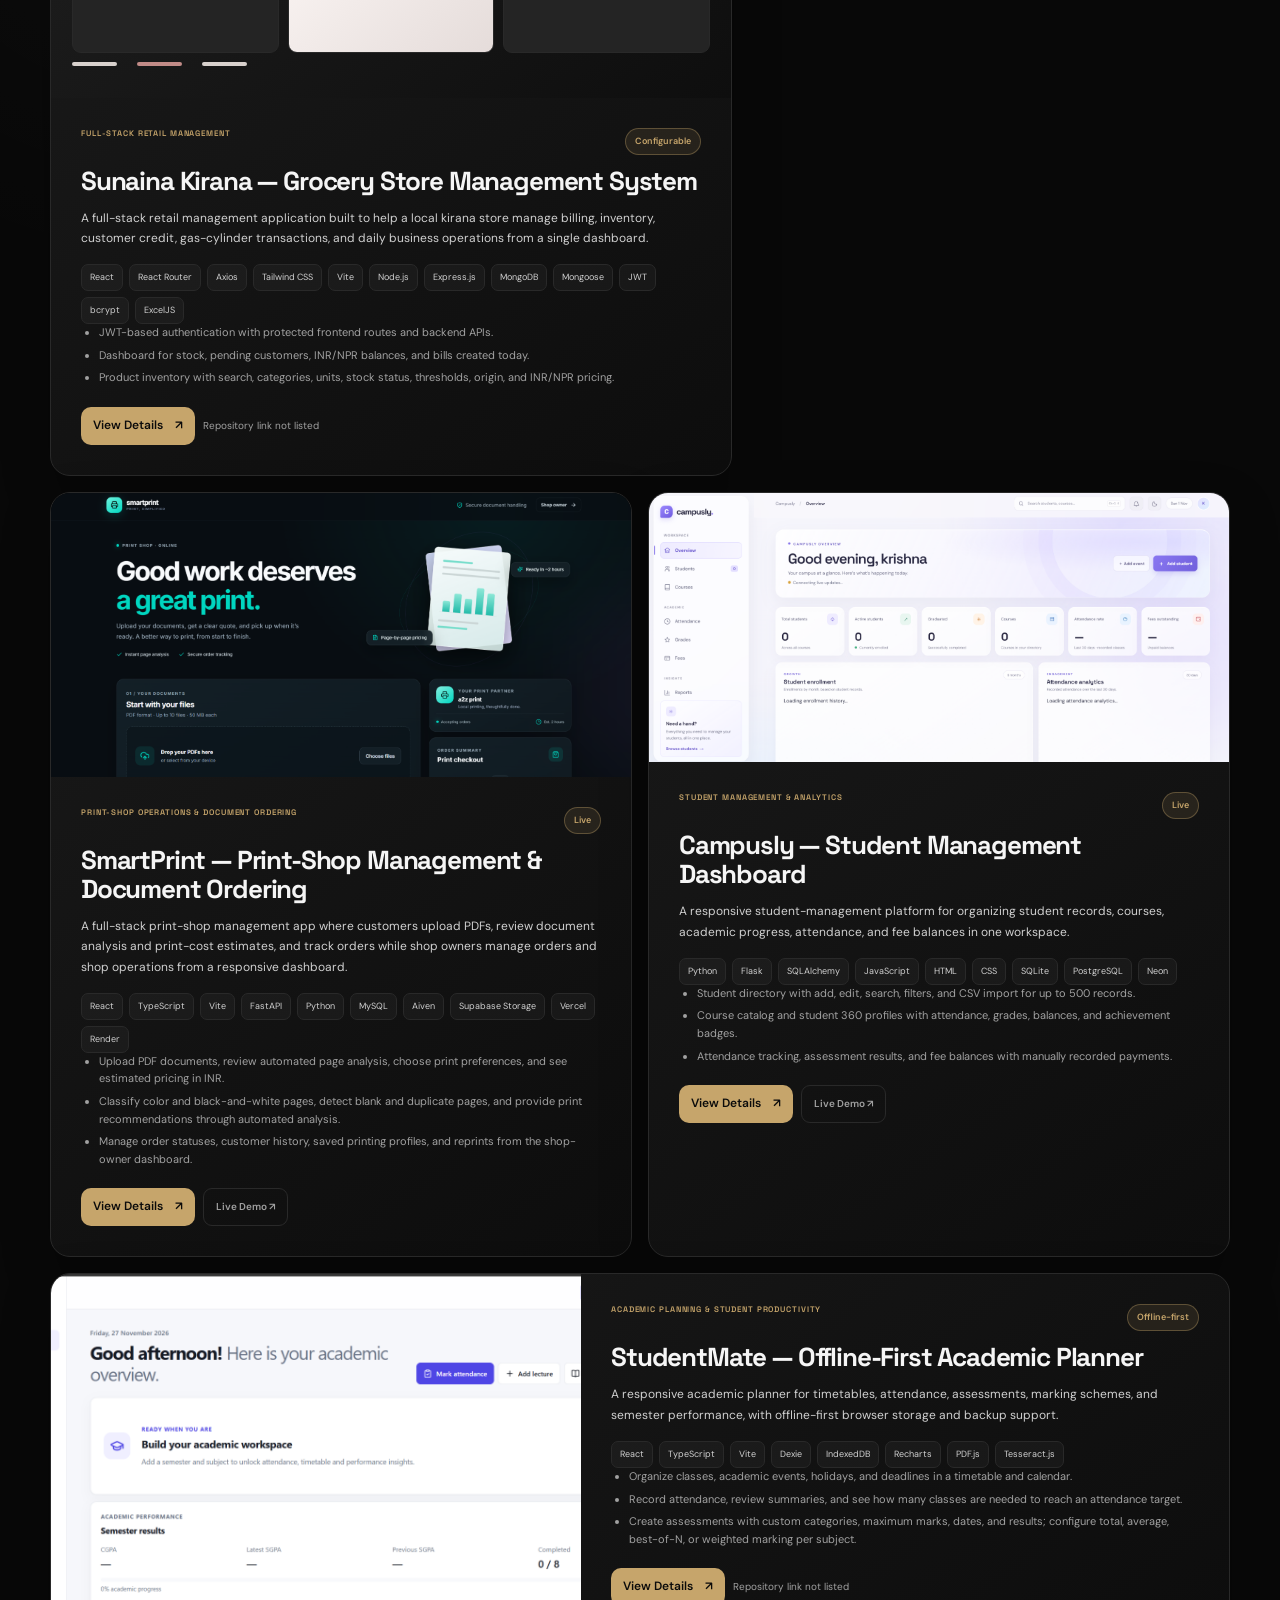
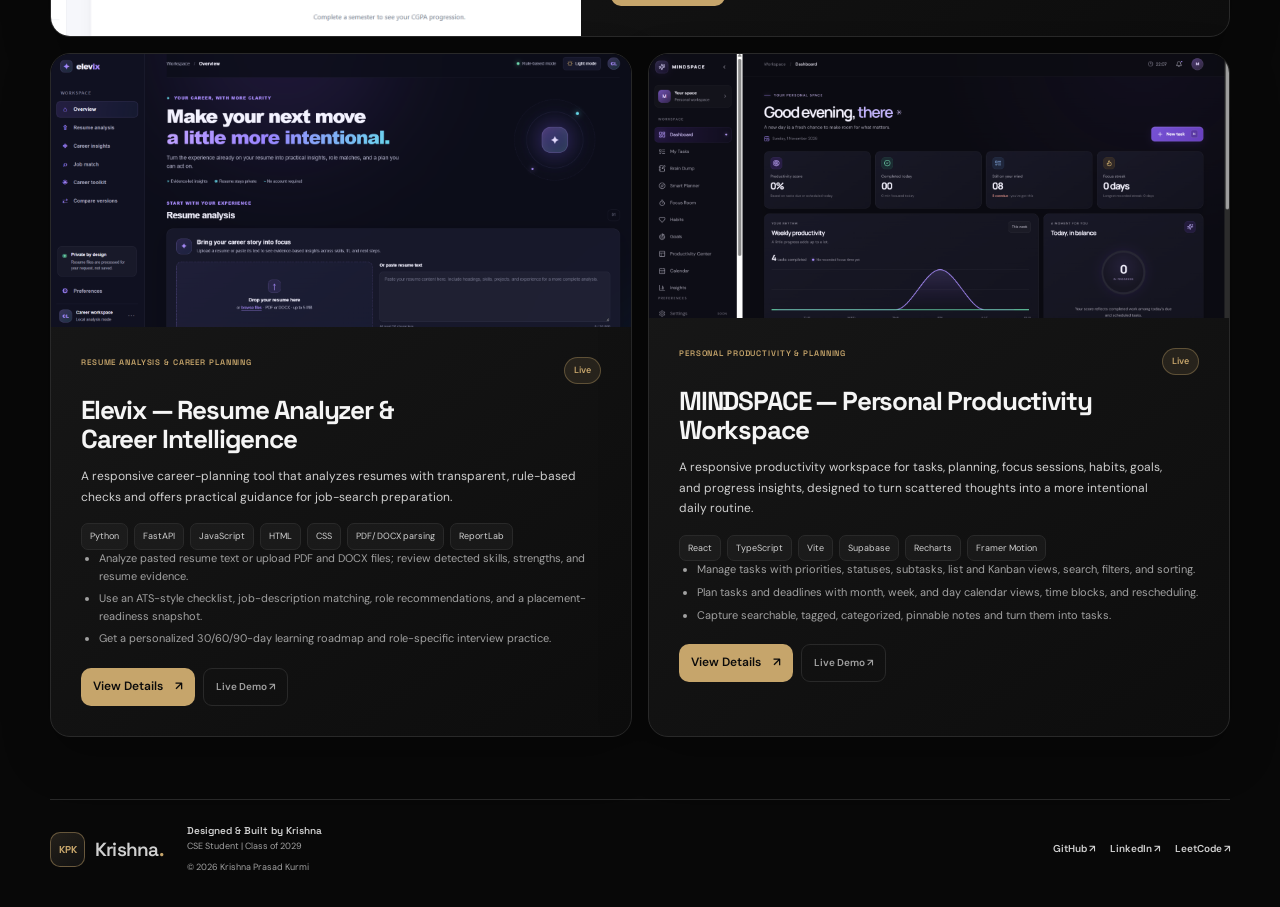
<file: projects.html>
<!doctype html>
<html lang="en">
<head>
  <meta charset="UTF-8">
  <meta name="viewport" content="width=device-width, initial-scale=1.0">
  <meta name="description" content="Explore Krishna Prasad Kurmi's featured software projects, technologies, features, and contributions.">
  <meta name="theme-color" content="#080808">
  <meta name="robots" content="index, follow">
  <link rel="canonical" href="https://krishna-portfolio.krishnaprasadkurmi99.workers.dev/projects">
  <meta property="og:type" content="website">
  <meta property="og:title" content="Projects | Krishna Prasad Kurmi">
  <meta property="og:description" content="Explore Krishna Prasad Kurmi's featured software projects, technologies, features, and contributions.">
  <meta property="og:url" content="https://krishna-portfolio.krishnaprasadkurmi99.workers.dev/projects">
  <meta property="og:site_name" content="Krishna Prasad Kurmi | Personal Portfolio">
  <meta property="og:image" content="https://krishna-portfolio.krishnaprasadkurmi99.workers.dev/profile-photo.png">
  <meta property="og:image:alt" content="Krishna Prasad Kurmi">
  <meta property="og:locale" content="en_IN">
  <meta name="twitter:card" content="summary_large_image">
  <meta name="twitter:title" content="Projects | Krishna Prasad Kurmi">
  <meta name="twitter:description" content="Explore Krishna Prasad Kurmi's featured software projects, technologies, features, and contributions.">
  <meta name="twitter:image" content="https://krishna-portfolio.krishnaprasadkurmi99.workers.dev/profile-photo.png">
  <meta name="twitter:image:alt" content="Krishna Prasad Kurmi">
  <link rel="preconnect" href="https://fonts.googleapis.com">
  <link rel="preconnect" href="https://fonts.gstatic.com" crossorigin>
  <link href="https://fonts.googleapis.com/css2?family=DM+Sans:wght@400;500;600;700&amp;family=Space+Grotesk:wght@400;500;600;700&amp;display=swap" rel="stylesheet">
  <link rel="stylesheet" href="style.css">
  <title>Projects | Krishna Prasad Kurmi</title>
</head>
<body data-page="projects">
  <a class="skip-link" href="#main-content">Skip to content</a>
  <header class="site-header">
    <nav class="nav container" aria-label="Main navigation">
      <a class="brand" href="/" aria-label="Krishna home">
        <span class="brand-mark">KPK</span>
        <span class="brand-name">Krishna<span>.</span></span>
      </a>
      <button class="menu-toggle" type="button" aria-expanded="false" aria-controls="primary-navigation" aria-label="Open navigation menu">
        <span></span><span></span><span></span>
      </button>
      <div class="nav-links" id="primary-navigation"><a class="nav-link" href="/" data-page-link="home">Home</a><a class="nav-link" href="/about" data-page-link="about">About</a><a class="nav-link" href="/skills" data-page-link="skills">Skills</a><a class="nav-link" href="/projects" data-page-link="projects" aria-current="page">Projects</a><a class="nav-link" href="/education" data-page-link="education">Education</a><a class="nav-link" href="/contact" data-page-link="contact">Contact</a></div>
    </nav>
  </header>
  <main id="main-content" class="page-content">
    <section class="section projects-section" id="projects" aria-labelledby="projects-title">
      <div class="container">
        <div class="projects-intro">
          <p class="eyebrow">FEATURED WORK</p>
          <h1 id="projects-title">Projects That <span class="gradient-text">Solve Problems.</span></h1>
          <p>Exploring ideas, building applications, and learning through real-world projects.</p>
        </div>
        <div class="project-filters" role="group" aria-label="Filter projects by category">
          <button class="project-filter active" type="button" data-project-filter="all" aria-pressed="true">All Projects</button>
          <button class="project-filter" type="button" data-project-filter="web" aria-pressed="false">Web Development</button>
          <button class="project-filter" type="button" data-project-filter="backend" aria-pressed="false">Backend</button>
          <button class="project-filter" type="button" data-project-filter="healthcare" aria-pressed="false">AI &amp; Healthcare</button>
        </div>
        <div class="project-showcase" id="project-showcase" aria-live="polite"></div>
      </div>
    </section>
<div class="project-modal" id="project-modal" role="dialog" aria-modal="true" aria-labelledby="modal-project-title" hidden>
      <div class="project-modal-backdrop" data-modal-close></div>
      <div class="project-modal-content" role="document">
        <button class="modal-close" type="button" aria-label="Close project details" data-modal-close>&times;</button>
        <p class="eyebrow" id="modal-project-category"></p>
        <h2 id="modal-project-title"></h2>
        <p class="modal-project-description" id="modal-project-description"></p>
        <div class="project-modal-screenshots" id="modal-project-screenshots" hidden></div>
        <div class="modal-columns">
          <div><p class="modal-label">TECHNOLOGIES</p><div class="modal-tags" id="modal-project-tech"></div></div>
          <div><p class="modal-label">KEY FEATURES</p><ul id="modal-project-features"></ul></div>
        </div>
        <div class="modal-project-context">
          <p class="modal-label">PROBLEM SOLVED</p>
          <p id="modal-project-problem"></p>
          <p class="modal-label">MY CONTRIBUTION</p>
          <ul id="modal-project-contribution"></ul>
          <p class="modal-label" id="modal-project-context-label">PROJECT CONTEXT</p>
          <p id="modal-project-context-text"></p>
        </div>
        <div class="modal-footer"><span class="status-badge" id="modal-project-status"></span><div class="modal-links" id="modal-project-links"></div></div>
      </div>
    </div>
  </main>
  <footer class="site-footer container">
    <a class="brand" href="/" aria-label="Krishna home"><span class="brand-mark">KPK</span><span class="brand-name">Krishna<span>.</span></span></a>
    <div class="footer-copy"><strong>Designed &amp; Built by Krishna</strong><span>CSE Student | Class of 2029</span><small>&copy; <span id="copyright-year"></span> Krishna Prasad Kurmi</small></div>
    <div class="social-links footer-socials" aria-label="Social profiles"><a href="https://github.com/itskrishna7" target="_blank" rel="noopener noreferrer" aria-label="GitHub profile">GitHub ↗</a><a href="https://www.linkedin.com/in/krishnaprasadkurmi7/" target="_blank" rel="noopener noreferrer" aria-label="LinkedIn profile">LinkedIn ↗</a><a href="https://leetcode.com/u/kurmikrishna7/" target="_blank" rel="noopener noreferrer" aria-label="LeetCode profile">LeetCode ↗</a></div>
  </footer>
  <button class="back-to-top" id="back-to-top" type="button" aria-label="Back to top">↑</button>
  <script src="script.js?v=20261103-portfolio-data"></script>
</body>
</html>
</file>
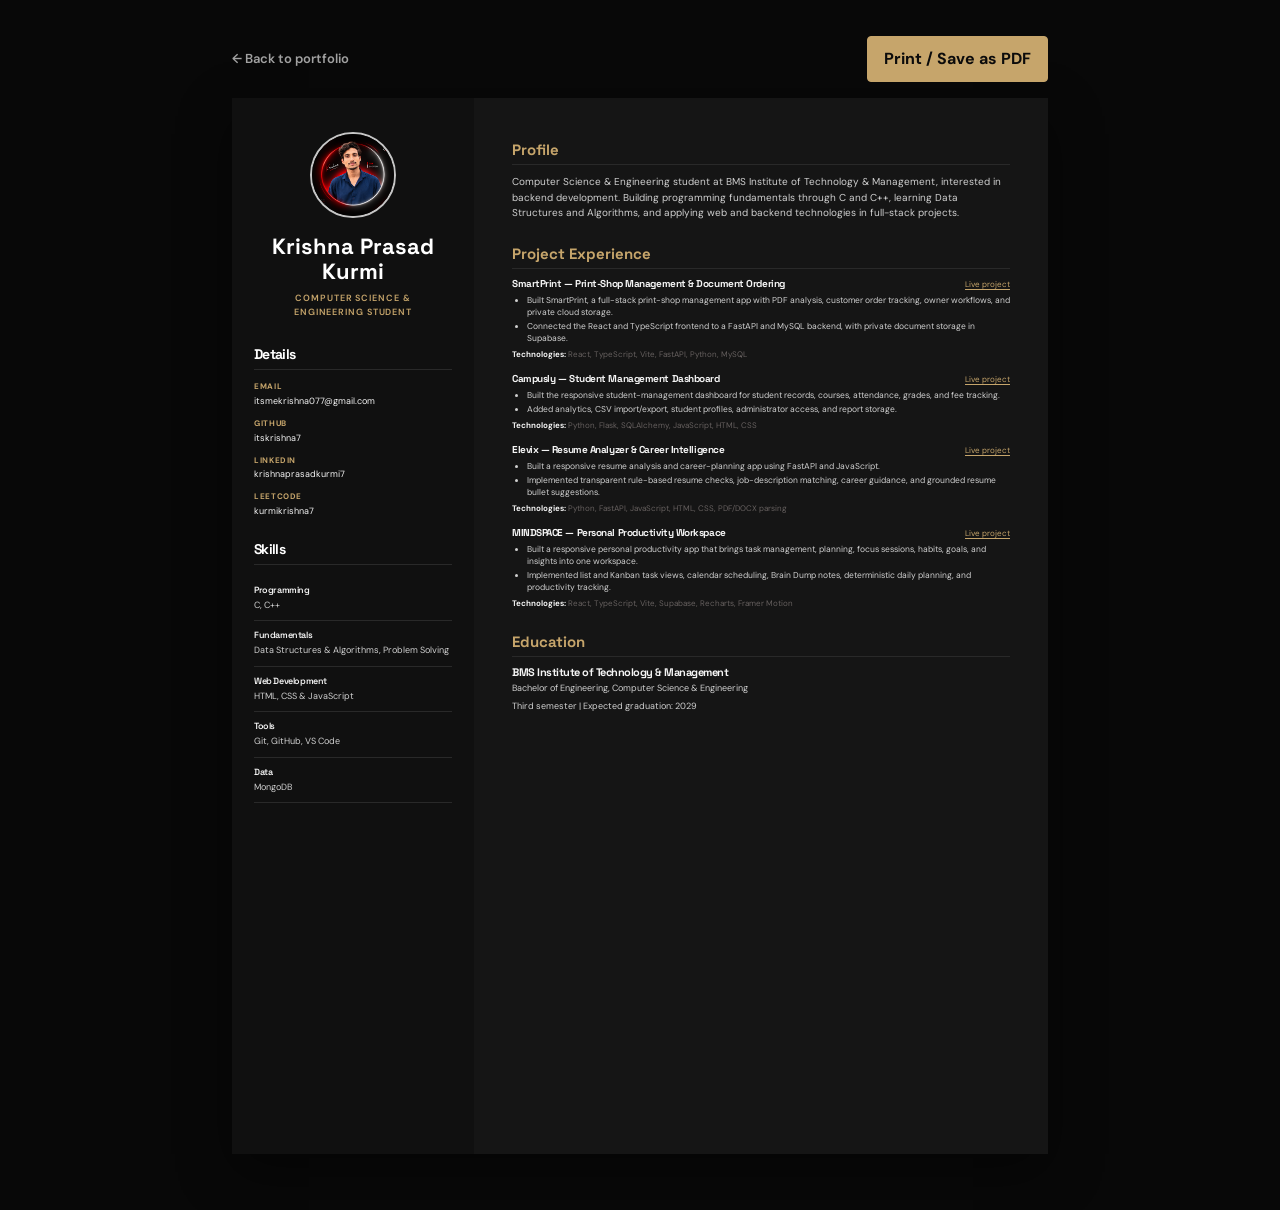
<file: resume.html>
<!doctype html>
<html lang="en">
<head>
  <meta charset="UTF-8">
  <meta name="viewport" content="width=device-width, initial-scale=1.0">
  <meta name="description" content="Resume of Krishna Prasad Kurmi, Computer Science and Engineering student and aspiring backend developer.">
  <meta name="robots" content="index, follow">
  <link rel="canonical" href="https://krishna-portfolio.krishnaprasadkurmi99.workers.dev/resume">
  <link rel="preconnect" href="https://fonts.googleapis.com">
  <link rel="preconnect" href="https://fonts.gstatic.com" crossorigin>
  <link href="https://fonts.googleapis.com/css2?family=DM+Sans:wght@400;500;600;700&amp;family=Space+Grotesk:wght@400;500;600;700&amp;display=swap" rel="stylesheet">
  <link rel="stylesheet" href="style.css">
  <title>Resume | Krishna Prasad Kurmi</title>
</head>
<body class="resume-page">
  <div class="resume-toolbar" aria-label="Resume actions">
    <a href="/">← Back to portfolio</a>
    <button id="print-resume" type="button">Print / Save as PDF</button>
  </div>
  <main class="resume-document" id="main-content">
    <aside class="resume-sidebar" aria-label="Contact information and skills">
      <img class="resume-portrait" src="profile-photo.png" alt="Krishna Prasad Kurmi">
      <h1 data-portfolio="person.name">Krishna Prasad Kurmi</h1>
      <p class="resume-sidebar-role" data-portfolio="person.role">Computer Science &amp; Engineering Student</p>
      <section class="resume-sidebar-section" aria-labelledby="resume-details-title">
        <h2 id="resume-details-title">Details</h2>
        <a data-portfolio-href="person.email" href="mailto:itsmekrishna077@gmail.com"><small>Email</small><span data-portfolio="person.email">itsmekrishna077@gmail.com</span></a>
        <a data-portfolio-href="person.github" href="https://github.com/itskrishna7"><small>GitHub</small><span data-portfolio="person.github">itskrishna7</span></a>
        <a data-portfolio-href="person.linkedin" href="https://www.linkedin.com/in/krishnaprasadkurmi7/"><small>LinkedIn</small><span data-portfolio="person.linkedin">krishnaprasadkurmi7</span></a>
        <a data-portfolio-href="person.leetcode" href="https://leetcode.com/u/kurmikrishna7/"><small>LeetCode</small><span data-portfolio="person.leetcode">kurmikrishna7</span></a>
      </section>
      <section class="resume-sidebar-section" aria-labelledby="resume-skills-title">
        <h2 id="resume-skills-title">Skills</h2>
        <div id="resume-skills"></div>
      </section>
    </aside>
    <div class="resume-main">
      <section class="resume-section" aria-labelledby="resume-summary-title">
        <h2 id="resume-summary-title">Profile</h2>
        <p id="resume-summary">Computer Science and Engineering student at BMS Institute of Technology &amp; Management, interested in backend development and reliable software systems.</p>
      </section>
      <section class="resume-section" aria-labelledby="resume-projects-title">
        <h2 id="resume-projects-title">Project Experience</h2>
        <div class="resume-project-list" id="resume-projects"></div>
      </section>
      <section class="resume-section" aria-labelledby="resume-education-title">
        <h2 id="resume-education-title">Education</h2>
        <div class="resume-education">
          <h3 data-portfolio="education.institution">BMS Institute of Technology &amp; Management</h3>
          <p><span data-portfolio="education.degree">Bachelor of Engineering</span>, <span data-portfolio="education.branch">Computer Science &amp; Engineering</span></p>
          <p><span data-portfolio="education.semester">Third semester</span> | Expected graduation: <span data-portfolio="education.expectedGraduation">2029</span></p>
        </div>
      </section>
    </div>
  </main>
  <script src="script.js?v=20261103-portfolio-data"></script>
</body>
</html>
</file>
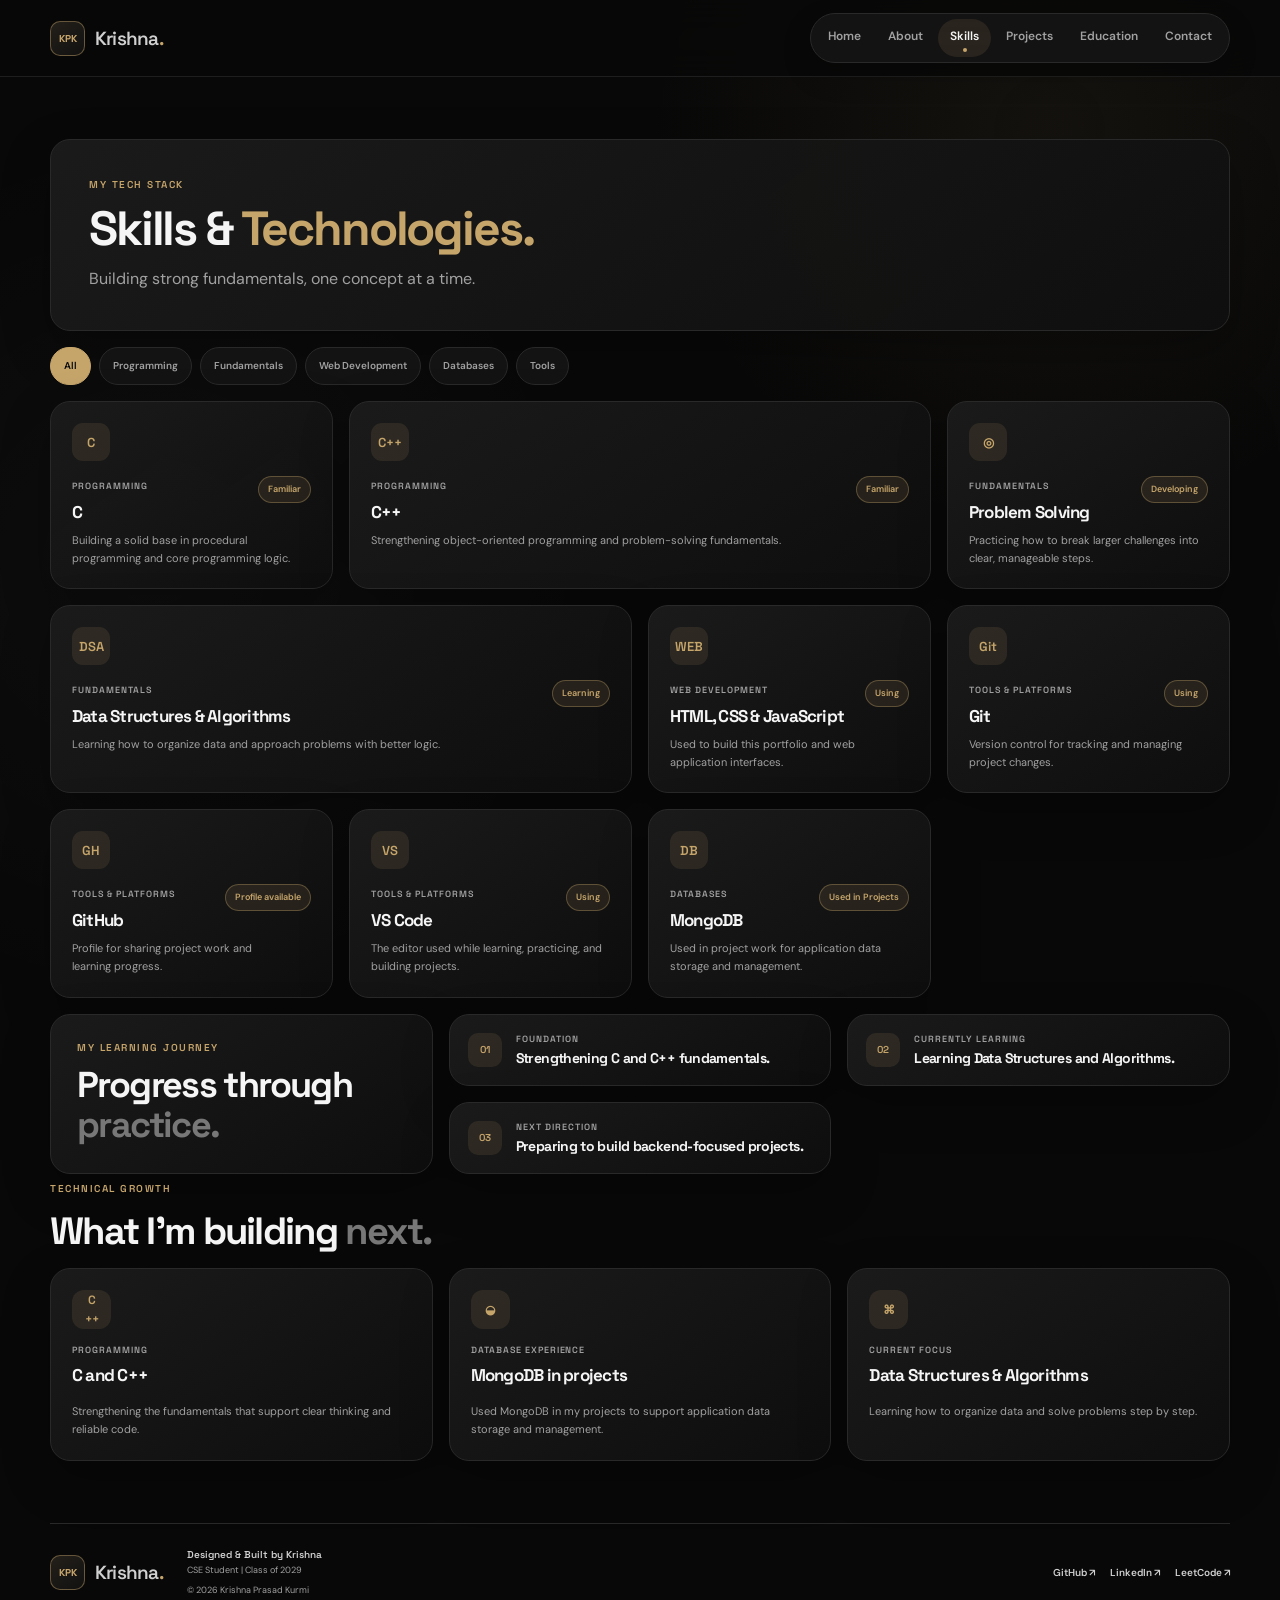
<file: skills.html>
<!doctype html>
<html lang="en">
<head>
  <meta charset="UTF-8">
  <meta name="viewport" content="width=device-width, initial-scale=1.0">
  <meta name="description" content="Explore Krishna Prasad Kurmi's programming, web development, database, and developer tool skills.">
  <meta name="theme-color" content="#080808">
  <meta name="robots" content="index, follow">
  <link rel="canonical" href="https://krishna-portfolio.krishnaprasadkurmi99.workers.dev/skills">
  <meta property="og:type" content="website">
  <meta property="og:title" content="Technical Skills | Krishna Prasad Kurmi">
  <meta property="og:description" content="Explore Krishna Prasad Kurmi's programming, web development, database, and developer tool skills.">
  <meta property="og:url" content="https://krishna-portfolio.krishnaprasadkurmi99.workers.dev/skills">
  <meta property="og:site_name" content="Krishna Prasad Kurmi | Personal Portfolio">
  <meta property="og:image" content="https://krishna-portfolio.krishnaprasadkurmi99.workers.dev/profile-photo.png">
  <meta property="og:image:alt" content="Krishna Prasad Kurmi">
  <meta property="og:locale" content="en_IN">
  <meta name="twitter:card" content="summary_large_image">
  <meta name="twitter:title" content="Technical Skills | Krishna Prasad Kurmi">
  <meta name="twitter:description" content="Explore Krishna Prasad Kurmi's programming, web development, database, and developer tool skills.">
  <meta name="twitter:image" content="https://krishna-portfolio.krishnaprasadkurmi99.workers.dev/profile-photo.png">
  <meta name="twitter:image:alt" content="Krishna Prasad Kurmi">
  <link rel="preconnect" href="https://fonts.googleapis.com">
  <link rel="preconnect" href="https://fonts.gstatic.com" crossorigin>
  <link href="https://fonts.googleapis.com/css2?family=DM+Sans:wght@400;500;600;700&amp;family=Space+Grotesk:wght@400;500;600;700&amp;display=swap" rel="stylesheet">
  <link rel="stylesheet" href="style.css">
  <title>Technical Skills | Krishna Prasad Kurmi</title>
</head>
<body data-page="skills">
  <a class="skip-link" href="#main-content">Skip to content</a>
  <header class="site-header">
    <nav class="nav container" aria-label="Main navigation">
      <a class="brand" href="/" aria-label="Krishna home">
        <span class="brand-mark">KPK</span>
        <span class="brand-name">Krishna<span>.</span></span>
      </a>
      <button class="menu-toggle" type="button" aria-expanded="false" aria-controls="primary-navigation" aria-label="Open navigation menu">
        <span></span><span></span><span></span>
      </button>
      <div class="nav-links" id="primary-navigation"><a class="nav-link" href="/" data-page-link="home">Home</a><a class="nav-link" href="/about" data-page-link="about">About</a><a class="nav-link" href="/skills" data-page-link="skills" aria-current="page">Skills</a><a class="nav-link" href="/projects" data-page-link="projects">Projects</a><a class="nav-link" href="/education" data-page-link="education">Education</a><a class="nav-link" href="/contact" data-page-link="contact">Contact</a></div>
    </nav>
  </header>
  <main id="main-content" class="page-content">
    <section class="section skills-section" id="skills" aria-labelledby="skills-title">
      <div class="container">
        <div class="skills-intro">
          <p class="eyebrow">MY TECH STACK</p>
          <h1 id="skills-title">Skills &amp; <span class="gradient-text">Technologies.</span></h1>
          <p>Building strong fundamentals, one concept at a time.</p>
        </div>
        <div class="skill-filters" role="group" aria-label="Filter skills by category">
          <button class="filter-button active" type="button" data-filter="all" aria-pressed="true">All</button>
          <button class="filter-button" type="button" data-filter="programming" aria-pressed="false">Programming</button>
          <button class="filter-button" type="button" data-filter="fundamentals" aria-pressed="false">Fundamentals</button>
          <button class="filter-button" type="button" data-filter="web" aria-pressed="false">Web Development</button>
          <button class="filter-button" type="button" data-filter="databases" aria-pressed="false">Databases</button>
          <button class="filter-button" type="button" data-filter="tools" aria-pressed="false">Tools</button>
        </div>
        <div class="skill-card-grid" aria-live="polite">
          <article class="skill-card" data-category="programming">
            <span class="skill-card-icon icon-c" aria-hidden="true">C</span>
            <div class="skill-card-heading"><p class="skill-card-label">PROGRAMMING</p><span class="status-badge status-familiar">Familiar</span></div>
            <h3>C</h3><p>Building a solid base in procedural programming and core programming logic.</p>
          </article>
          <article class="skill-card" data-category="programming">
            <span class="skill-card-icon icon-cpp" aria-hidden="true">C<span>++</span></span>
            <div class="skill-card-heading"><p class="skill-card-label">PROGRAMMING</p><span class="status-badge status-familiar">Familiar</span></div>
            <h3>C++</h3><p>Strengthening object-oriented programming and problem-solving fundamentals.</p>
          </article>
          <article class="skill-card" data-category="fundamentals">
            <span class="skill-card-icon icon-dsa" aria-hidden="true">⌘</span>
            <div class="skill-card-heading"><p class="skill-card-label">FUNDAMENTALS</p><span class="status-badge status-learning">Learning</span></div>
            <h3>Data Structures &amp; Algorithms</h3><p>Learning how to organize data and approach problems with better logic.</p>
          </article>
          <article class="skill-card" data-category="fundamentals">
            <span class="skill-card-icon icon-problem" aria-hidden="true">◎</span>
            <div class="skill-card-heading"><p class="skill-card-label">FUNDAMENTALS</p><span class="status-badge status-learning">Developing</span></div>
            <h3>Problem Solving</h3><p>Practicing how to break larger challenges into clear, manageable steps.</p>
          </article>
          <article class="skill-card" data-category="web">
            <span class="skill-card-icon icon-web" aria-hidden="true">&lt;/&gt;</span>
            <div class="skill-card-heading"><p class="skill-card-label">WEB DEVELOPMENT</p><span class="status-badge status-planned">Planned</span></div>
            <h3>HTML, CSS &amp; JavaScript</h3><p>Web technologies I plan to explore as I expand my development toolkit.</p>
          </article>
          <article class="skill-card" data-category="tools">
            <span class="skill-card-icon icon-git" aria-hidden="true">⌘</span>
            <div class="skill-card-heading"><p class="skill-card-label">TOOLS &amp; PLATFORMS</p><span class="status-badge status-planned">Planned</span></div>
            <h3>Git</h3><p>A version-control tool I plan to use for tracking and managing future work.</p>
          </article>
          <article class="skill-card" data-category="tools">
            <span class="skill-card-icon icon-github" aria-hidden="true">◉</span>
            <div class="skill-card-heading"><p class="skill-card-label">TOOLS &amp; PLATFORMS</p><span class="status-badge status-using">Profile available</span></div>
            <h3>GitHub</h3><p>My profile is available for sharing future learning and project work.</p>
          </article>
          <article class="skill-card" data-category="tools">
            <span class="skill-card-icon icon-vscode" aria-hidden="true">⌬</span>
            <div class="skill-card-heading"><p class="skill-card-label">TOOLS &amp; PLATFORMS</p><span class="status-badge status-using">Using</span></div>
            <h3>VS Code</h3><p>The editor I use while learning, practicing, and building this portfolio.</p>
          </article>
          <article class="skill-card" data-category="databases">
            <span class="skill-card-icon icon-mongodb" aria-hidden="true">◒</span>
            <div class="skill-card-heading"><p class="skill-card-label">DATABASES</p><span class="status-badge status-using">Used in Projects</span></div>
            <h3>MongoDB</h3><p>Used MongoDB in my project work to support application data storage and management.</p>
          </article>
        </div>
        <div class="learning-journey">
          <div class="journey-heading"><p class="eyebrow">MY LEARNING JOURNEY</p><h2>Progress through<br><span class="muted-text">practice.</span></h2></div>
          <div class="journey-timeline">
            <article class="journey-step"><span class="journey-marker">01</span><div><p class="journey-kicker">FOUNDATION</p><h3>Strengthening <span data-portfolio="education.programmingFocus">C and C++</span> fundamentals.</h3></div></article>
            <article class="journey-step"><span class="journey-marker">02</span><div><p class="journey-kicker">CURRENTLY LEARNING</p><h3>Learning <span data-portfolio="education.currentFocus">Data Structures and Algorithms</span>.</h3></div></article>
            <article class="journey-step"><span class="journey-marker">03</span><div><p class="journey-kicker">NEXT DIRECTION</p><h3>Preparing to build backend-focused projects.</h3></div></article>
          </div>
        </div>
      </div>
      <div class="container">
        <div class="growth-cards-heading"><p class="eyebrow">TECHNICAL GROWTH</p><h2>What I'm building <span class="muted-text">next.</span></h2></div>
        <div class="growth-cards">
          <article class="technical-growth-card"><span class="technical-growth-icon" aria-hidden="true">C<span>++</span></span><p class="journey-kicker">PROGRAMMING</p><h3>C and C++</h3><p>Strengthening the fundamentals that support clear thinking and reliable code.</p></article>
          <article class="technical-growth-card"><span class="technical-growth-icon technical-growth-icon--mongo" aria-hidden="true">◒</span><p class="journey-kicker">DATABASE EXPERIENCE</p><h3>MongoDB in projects</h3><p>Used MongoDB in my projects to support application data storage and management.</p></article>
          <article class="technical-growth-card"><span class="technical-growth-icon" aria-hidden="true">⌘</span><p class="journey-kicker">CURRENT FOCUS</p><h3>Data Structures &amp; Algorithms</h3><p>Learning how to organize data and solve problems step by step.</p></article>
        </div>
      </div>
    </section>
  </main>
  <footer class="site-footer container">
    <a class="brand" href="/" aria-label="Krishna home"><span class="brand-mark">KPK</span><span class="brand-name">Krishna<span>.</span></span></a>
    <div class="footer-copy"><strong>Designed &amp; Built by Krishna</strong><span>CSE Student | Class of 2029</span><small>&copy; <span id="copyright-year"></span> Krishna Prasad Kurmi</small></div>
    <div class="social-links footer-socials" aria-label="Social profiles"><a href="https://github.com/itskrishna7" target="_blank" rel="noopener noreferrer" aria-label="GitHub profile">GitHub ↗</a><a href="https://www.linkedin.com/in/krishnaprasadkurmi7/" target="_blank" rel="noopener noreferrer" aria-label="LinkedIn profile">LinkedIn ↗</a><a href="https://leetcode.com/u/kurmikrishna7/" target="_blank" rel="noopener noreferrer" aria-label="LeetCode profile">LeetCode ↗</a></div>
  </footer>
  <button class="back-to-top" id="back-to-top" type="button" aria-label="Back to top">↑</button>
  <script src="script.js?v=20261103-portfolio-data"></script>
</body>
</html>
</file>
<file: style.css>
:root {
  color-scheme: light;
  --paper: #f7f6f4;
  --card: #fff;
  --ink: #252426;
  --muted: #716e6e;
  --line: #e8e5e2;
  --accent: #b93639;
  --accent-soft: #fbefed;
  --shadow: 0 12px 32px rgba(35, 29, 28, .045);
  --radius: 20px;
  --sans: "DM Sans", sans-serif;
  --display: "Space Grotesk", sans-serif;
}

* { box-sizing: border-box; }
html { scroll-behavior: smooth; scroll-padding-top: 100px; }
body {
  margin: 0;
  background: var(--paper);
  color: var(--ink);
  font: 400 15px/1.65 var(--sans);
  text-rendering: optimizeLegibility;
  -webkit-font-smoothing: antialiased;
}
body.modal-open { overflow: hidden; }
a { color: inherit; text-decoration: none; }
button, input, textarea { font: inherit; }
button { color: inherit; }
img { display: block; max-width: 100%; }
h1, h2, h3, p { margin-top: 0; }
h1, h2, h3 { font-family: var(--display); letter-spacing: -.045em; line-height: 1.12; }
h1 { font-size: clamp(42px, 6vw, 76px); }
h2 { font-size: clamp(30px, 4vw, 48px); }
h3 { font-size: 20px; }
:focus-visible { outline: 2px solid var(--accent); outline-offset: 4px; }
section[id] { scroll-margin-top: 96px; }
.container { width: min(1180px, calc(100% - 48px)); margin-inline: auto; }
.skip-link {
  position: fixed;
  top: 10px;
  left: 10px;
  z-index: 100;
  padding: 10px 14px;
  border-radius: 8px;
  background: var(--ink);
  color: #fff;
  transform: translateY(-160%);
}
.skip-link:focus { transform: translateY(0); }

.site-header {
  position: sticky;
  top: 0;
  z-index: 10;
  border-bottom: 1px solid transparent;
  background: var(--paper);
  transition: background-color .2s ease, border-color .2s ease, box-shadow .2s ease;
}
.site-header.is-scrolled {
  border-color: rgba(232, 229, 226, .8);
  background: rgba(247, 246, 244, .88);
  box-shadow: 0 4px 20px rgba(35, 29, 28, .035);
  -webkit-backdrop-filter: blur(12px);
  backdrop-filter: blur(12px);
}
.nav { min-height: 76px; display: flex; align-items: center; justify-content: space-between; gap: 28px; }
.brand { display: inline-flex; flex: 0 0 auto; align-items: center; gap: 10px; }
.brand-mark {
  display: grid;
  width: 35px;
  height: 35px;
  place-items: center;
  border-radius: 10px;
  background: var(--ink);
  color: white;
  font: 700 10px var(--display);
}
.brand-name { font: 600 19px var(--display); letter-spacing: -.04em; }
.brand-name span, .project-info h3 span { color: var(--accent); }
.nav-links {
  display: flex;
  align-items: center;
  gap: 3px;
  padding: 5px;
  border: 1px solid var(--line);
  border-radius: 999px;
  background: #fbfaf9;
  box-shadow: 0 3px 12px rgba(35, 29, 28, .035);
}
.nav-link {
  position: relative;
  display: inline-flex;
  min-height: 38px;
  align-items: center;
  justify-content: center;
  padding: 8px 12px 10px;
  border-radius: 999px;
  color: var(--muted);
  font-size: 12px;
  font-weight: 600;
  white-space: nowrap;
  transition: background-color .18s ease, color .18s ease;
}
.nav-link::after {
  position: absolute;
  bottom: 5px;
  left: 50%;
  width: 4px;
  height: 4px;
  border-radius: 50%;
  background: var(--accent);
  content: "";
  opacity: 0;
  transform: translateX(-50%);
  transition: opacity .18s ease;
}
.nav-link:hover { background: #f3f1ef; color: var(--ink); }
.nav-link.active, .nav-link[aria-current="page"] { background: var(--accent-soft); color: var(--ink); }
.nav-link.active::after, .nav-link[aria-current="page"]::after { opacity: 1; }
.nav-link:focus-visible { outline-offset: 2px; }
.menu-toggle { display: none; }

main { display: block; }
main.page-content > section { animation: page-enter .22s ease-out both; }
@keyframes page-enter { from { opacity: 0; } to { opacity: 1; } }
.hero {
  display: grid;
  grid-template-columns: repeat(12, minmax(0, 1fr));
  gap: 16px;
  padding-top: 48px;
  padding-bottom: 24px;
}
.hero-copy,
.profile-visual,
.home-highlight-card,
.about-intro,
.about-story,
.info-card,
.approach-heading,
.approach-card,
.projects-intro,
.skills-intro,
.skill-card,
.journey-intro,
.education-college-card,
.education-fact-card,
.growth-milestone,
.achievement-empty,
.technical-growth-card,
.contact-heading,
.contact-details-card,
.contact-form-card,
.contact-resume-card,
.journey-heading,
.journey-step {
  min-width: 0;
  border: 1px solid var(--line);
  border-radius: var(--radius);
  background: var(--card);
  box-shadow: var(--shadow);
}
.hero-copy {
  grid-column: span 7;
  display: flex;
  flex-direction: column;
  justify-content: center;
  padding: clamp(28px, 4vw, 50px);
}
.eyebrow {
  margin-bottom: 14px;
  color: var(--accent);
  font: 600 10px/1.4 var(--display);
  letter-spacing: .15em;
  text-transform: uppercase;
}
.status-dot { display: inline-block; width: 7px; height: 7px; margin-right: 8px; border-radius: 50%; background: var(--accent); vertical-align: 1px; }
.hero-copy h1 { margin-bottom: 20px; }
.gradient-text { color: var(--accent); }
.hero-title { max-width: 620px; margin-bottom: 15px; font-size: clamp(27px, 3.4vw, 43px); }
.hero-intro { max-width: 570px; margin-bottom: 10px; color: #565253; font-size: 15px; }
.hero-support { color: var(--muted); font-size: 13px; }
.hero-actions { display: flex; flex-wrap: wrap; align-items: center; gap: 10px; margin: 15px 0 0; }
.button {
  display: inline-flex;
  min-height: 44px;
  align-items: center;
  justify-content: center;
  gap: 12px;
  padding: 11px 17px;
  border: 1px solid transparent;
  border-radius: 10px;
  cursor: pointer;
  font-size: 12px;
  font-weight: 600;
  transition: background-color .18s ease, border-color .18s ease, color .18s ease, transform .18s ease;
}
.button:hover { transform: translateY(-2px); }
.button-primary { background: var(--ink); color: #fff; }
.button-primary:hover { background: var(--accent); }
.button-ghost { border-color: var(--line); background: white; color: var(--ink); }
.button-ghost:hover { border-color: var(--accent); color: var(--accent); }
.hero-socials { display: flex; flex-wrap: wrap; gap: 10px 18px; margin-top: 22px; color: var(--muted); }
.social-links a { font-size: 11px; font-weight: 600; transition: color .18s ease; }
.social-links a:hover { color: var(--accent); }
.hero-socials span { color: var(--accent); }
.profile-visual {
  grid-column: span 5;
  display: grid;
  grid-template-columns: repeat(2, minmax(0, 1fr));
  align-content: center;
  gap: 11px;
  padding: clamp(18px, 2.5vw, 30px);
  background: #f1eeeb;
}
.profile-frame {
  grid-column: 1 / -1;
  width: min(100%, 300px);
  aspect-ratio: 1;
  justify-self: center;
  overflow: hidden;
  margin-bottom: 4px;
  border: 1px solid #e6ddda;
  border-radius: 18px;
  background: #e9e3df;
}
.profile-frame img { width: 100%; height: 100%; border-radius: inherit; object-fit: cover; }
.profile-card {
  display: flex;
  min-height: 38px;
  align-items: center;
  justify-content: center;
  padding: 8px;
  border: 1px solid #e6dfdc;
  border-radius: 10px;
  background: rgba(255,255,255,.82);
  color: var(--ink);
  font-size: 10px;
  text-align: center;
}
.profile-card b { margin-inline: 4px; color: var(--accent); }
.profile-card--backend { grid-column: 1 / -1; }
.home-highlights {
  grid-column: 1 / -1;
  display: grid;
  grid-template-columns: repeat(4, minmax(0, 1fr));
  gap: 16px;
}
.home-highlight-card {
  display: flex;
  min-height: 106px;
  align-items: center;
  gap: 14px;
  padding: 18px;
  transition: border-color .18s ease, transform .18s ease;
}
.home-highlight-card:hover,
.contact-resume-card:hover { border-color: #d7b7b4; transform: translateY(-3px); }
.home-highlight-card > span,
.info-card-icon,
.approach-icon,
.technical-growth-icon,
.education-fact-icon,
.contact-item-icon,
.contact-resume-icon {
  display: grid;
  flex: 0 0 auto;
  width: 39px;
  height: 39px;
  place-items: center;
  border-radius: 12px;
  background: var(--accent-soft);
  color: var(--accent);
  font: 600 12px var(--display);
}
.home-highlight-card .info-card-label { margin-bottom: 4px; color: var(--muted); font-size: 8px; }
.home-highlight-card h3 { margin: 0; font-size: 15px; line-height: 1.3; }
.home-door-navigation { padding-block: 18px 34px; }
.home-door-heading { display: flex; align-items: end; justify-content: space-between; gap: 20px; margin-bottom: 18px; }
.home-door-heading h2 { margin: 0; font-size: clamp(26px, 3.5vw, 38px); }
.home-door-heading > p { max-width: 315px; margin: 0 0 3px; color: var(--muted); font-size: 12px; }
.door-grid { display: grid; grid-template-columns: repeat(4, minmax(0, 1fr)); gap: 16px; perspective: 1400px; }
.portfolio-door { display: block; min-width: 0; color: inherit; outline: none; text-align: center; }
.door-frame {
  position: relative;
  display: block;
  width: min(100%, 210px);
  height: 306px;
  margin-inline: auto;
  padding: 10px;
  border: 1px solid #4d5153;
  border-radius: 9px;
  background: linear-gradient(100deg, #171a1c, #3b3f41 48%, #111416);
  box-shadow: 0 16px 30px rgba(20, 18, 18, .18), inset 2px 0 0 rgba(255,255,255,.12), inset -3px 0 0 rgba(0,0,0,.4), inset 0 0 0 3px rgba(255,255,255,.07);
  perspective: 1000px;
}
.door-frame::before,
.door-frame::after {
  position: absolute;
  z-index: 1;
  border-radius: 2px;
  background: transparent;
  content: "";
  pointer-events: none;
}
.door-frame::before { inset: 5px 7px; border: 1px solid rgba(255,255,255,.16); }
.door-frame::after { top: 12px; right: 13px; bottom: 12px; left: 13px; border: 1px solid rgba(0, 0, 0, .48); }
.door-interior {
  position: absolute;
  z-index: 1;
  inset: 10px;
  overflow: hidden;
  border: 1px solid #252b2c;
  border-radius: 3px;
  background: #111719;
  box-shadow: inset 0 0 24px rgba(0,0,0,.42);
}
.door-interior::before {
  position: absolute;
  inset: -35%;
  background: radial-gradient(ellipse at 73% 48%, rgba(214, 166, 103, .42), transparent 52%);
  content: "";
  opacity: .46;
  transition: opacity .65s ease, transform .65s ease;
}
.door-interior--projects { background: linear-gradient(160deg, #182024, #0d1113); }
.door-interior--skills { background: linear-gradient(160deg, #182327, #0d1214); }
.door-interior--education { background: linear-gradient(160deg, #252321, #131516); }
.door-interior--contact { background: linear-gradient(160deg, #28231f, #151718); }
.door-interior--about { background: radial-gradient(circle at 50% 30%, #423722 0, #181512 28%, #0d0e0e 72%); }
.interior-profile-glow {
  position: absolute;
  top: 20%;
  left: 50%;
  width: 58%;
  aspect-ratio: 1;
  border: 1px solid rgba(198,165,107,.42);
  border-radius: 50%;
  box-shadow: 0 0 28px rgba(198,165,107,.18), inset 0 0 20px rgba(198,165,107,.08);
  transform: translateX(-50%);
}
.interior-profile-silhouette {
  position: absolute;
  bottom: 14%;
  left: 50%;
  width: 42%;
  height: 44%;
  border-radius: 48% 48% 16% 16%;
  background: linear-gradient(160deg, #43484a, #171b1c 72%);
  box-shadow: 0 -12px 24px rgba(198,165,107,.13);
  transform: translateX(-50%);
}
.interior-profile-silhouette::before {
  position: absolute;
  top: -31%;
  left: 50%;
  width: 48%;
  aspect-ratio: 1;
  border-radius: 50%;
  background: #303638;
  box-shadow: 0 0 12px rgba(198,165,107,.18);
  content: "";
  transform: translateX(-50%);
}
.interior-profile-silhouette::after {
  position: absolute;
  right: 12%;
  bottom: 12%;
  left: 12%;
  height: 1px;
  background: rgba(198,165,107,.5);
  content: "";
}
.interior-monitor {
  position: absolute;
  top: 24%;
  left: 22%;
  width: 56%;
  height: 28%;
  border: 3px solid #586267;
  border-radius: 3px;
  background: linear-gradient(145deg, #26343a, #111a1d);
  box-shadow: 0 0 18px rgba(116, 161, 170, .1);
}
.interior-monitor::before {
  position: absolute;
  inset: 15% 11%;
  border: 1px solid rgba(181, 207, 204, .25);
  background: linear-gradient(135deg, transparent 46%, rgba(182, 203, 198, .18) 47%, transparent 49%);
  content: "";
}
.interior-monitor::after {
  position: absolute;
  bottom: -19%;
  left: 42%;
  width: 16%;
  height: 19%;
  border-right: 2px solid #586267;
  border-bottom: 2px solid #586267;
  content: "";
}
.interior-desk {
  position: absolute;
  right: 9%;
  bottom: 18%;
  left: 9%;
  height: 5px;
  border-radius: 2px;
  background: #62676a;
  box-shadow: 0 8px 0 -2px #363d3f;
}
.interior-tech-grid {
  position: absolute;
  inset: 17% 13%;
  opacity: .36;
  background-image: linear-gradient(rgba(138, 179, 183, .28) 1px, transparent 1px), linear-gradient(90deg, rgba(138, 179, 183, .28) 1px, transparent 1px);
  background-size: 19px 19px;
}
.interior-code {
  position: absolute;
  left: 19%;
  height: 3px;
  border-radius: 3px;
  background: #8ca8a7;
  opacity: .7;
  box-shadow: 0 7px 0 rgba(198, 171, 126, .45), 0 14px 0 rgba(140, 168, 167, .4);
}
.interior-code--one { top: 25%; width: 32%; }
.interior-code--two { top: 43%; left: 33%; width: 43%; }
.interior-code--three { top: 63%; width: 50%; }
.interior-shelf {
  position: absolute;
  right: 9%;
  left: 9%;
  height: 5px;
  border-radius: 2px;
  background: #80756b;
  box-shadow: 0 4px 0 rgba(0,0,0,.24);
}
.interior-shelf--top { top: 31%; }
.interior-shelf--bottom { top: 61%; }
.interior-books {
  position: absolute;
  bottom: 31%;
  width: 32%;
  height: 22%;
  border-left: 5px solid #8a7260;
  border-right: 5px solid #4f5c5b;
  box-shadow: 9px 0 0 -2px #9a8b72, 18px 0 0 -3px #4e5e66;
}
.interior-books--one { left: 19%; }
.interior-books--two { right: 17%; bottom: 62%; transform: scale(.8); }
.interior-lamp {
  position: absolute;
  top: 18%;
  right: 24%;
  width: 18%;
  height: 28%;
  border-radius: 50% 50% 44% 44%;
  background: #a78a62;
  box-shadow: 0 0 26px rgba(222, 174, 105, .52);
}
.interior-lamp::after {
  position: absolute;
  bottom: -74%;
  left: 47%;
  width: 3px;
  height: 74%;
  background: #776856;
  content: "";
}
.interior-seat {
  position: absolute;
  bottom: 18%;
  left: 17%;
  width: 49%;
  height: 20%;
  border-radius: 9px 9px 3px 3px;
  background: #4a4b49;
  box-shadow: 12px 12px 0 -8px #2c302f;
}
.interior-table {
  position: absolute;
  right: 12%;
  bottom: 17%;
  width: 25%;
  height: 5px;
  border-radius: 2px;
  background: #86745f;
}
.door-hinges {
  position: absolute;
  z-index: 2;
  top: 18%;
  bottom: 18%;
  left: 6px;
  display: flex;
  flex-direction: column;
  justify-content: space-between;
  width: 5px;
}
.door-hinges i {
  display: block;
  width: 5px;
  height: 20px;
  border: 1px solid #88837d;
  border-radius: 2px;
  background: linear-gradient(90deg, #4a4947, #c0b9b1 50%, #55524f);
  box-shadow: 1px 1px 2px rgba(0,0,0,.42);
}
.door {
  position: relative;
  z-index: 2;
  display: block;
  height: 100%;
  overflow: hidden;
  border: 1px solid #090b0c;
  border-radius: 3px 4px 2px 2px;
  background: linear-gradient(112deg, #252b2e 0%, #0d1113 34%, #030506 65%, #1b2022 100%);
  box-shadow: 8px 0 12px rgba(35, 29, 28, .14);
  transform-origin: left center;
  transform-style: preserve-3d;
  backface-visibility: hidden;
  will-change: transform;
  transition: transform .72s cubic-bezier(.16,1,.3,1), box-shadow .72s ease;
}
.door::before {
  position: absolute;
  inset: 0;
  background: linear-gradient(112deg, rgba(255,255,255,.19), transparent 17%, transparent 46%, rgba(255,255,255,.035) 47%, transparent 49%, rgba(0,0,0,.38));
  content: "";
  pointer-events: none;
}
.door::after {
  position: absolute;
  inset: 0;
  background: linear-gradient(75deg, transparent 26%, rgba(166, 181, 184, .11) 27%, transparent 29%, transparent 67%, rgba(255,255,255,.06) 68%, transparent 70%);
  content: "";
  opacity: .7;
  pointer-events: none;
  transition: opacity .72s ease, transform .72s ease;
}
.door-panel {
  display: none;
}
.door-handle {
  position: absolute;
  top: 52%;
  right: 12%;
  width: 4px;
  height: 72px;
  border: 1px solid #aeb4b4;
  border-radius: 999px;
  background: linear-gradient(90deg, #555c5e, #d9dfdc 46%, #737a7b);
  box-shadow: 1px 2px 4px rgba(0,0,0,.65), inset 1px 0 1px rgba(255,255,255,.78);
  transform: translateY(-50%);
  transition: transform .72s cubic-bezier(.16,1,.3,1), box-shadow .72s ease;
}
.door-label {
  display: block;
  margin-top: 12px;
  color: var(--ink);
  font: 600 12px/1.3 var(--display);
  letter-spacing: .12em;
}
.door-label > span { display: block; margin-top: 4px; color: var(--muted); font: 400 10px/1.3 var(--sans); letter-spacing: 0; }
.portfolio-door:hover .door,
.portfolio-door:focus-visible .door { box-shadow: 14px 0 18px rgba(35, 29, 28, .2); transform: translateZ(8px) rotateY(65deg); }
.portfolio-door:hover .door-handle,
.portfolio-door:focus-visible .door-handle { box-shadow: 2px 3px 5px rgba(0,0,0,.5), inset 1px 0 1px rgba(255,255,255,.85); transform: translateY(-50%) translateZ(12px) scale(1.06); }
.portfolio-door:hover .door::after,
.portfolio-door:focus-visible .door::after { opacity: .94; transform: translateX(4px); }
.portfolio-door:hover .door-interior::before,
.portfolio-door:focus-visible .door-interior::before { opacity: .86; transform: scale(1.08); }
.portfolio-door.is-opening .door { box-shadow: 18px 0 22px rgba(35, 29, 28, .26); transform: translateZ(10px) rotateY(92deg); }
.portfolio-door.is-opening .door-handle { transform: translateY(-50%) translateZ(14px) scale(1.08); }
.portfolio-door.is-opening .door::after { opacity: 1; transform: translateX(7px); }
.portfolio-door.is-opening .door-interior::before { opacity: 1; transform: scale(1.12); }
.portfolio-door:focus-visible .door-frame { outline: 2px solid var(--accent); outline-offset: 4px; }
.home-projects { padding-block: 34px 70px; }
.home-projects-heading { display: flex; align-items: end; justify-content: space-between; gap: 20px; margin-bottom: 18px; }
.home-projects-heading h2 { margin: 0; font-size: clamp(26px, 3.5vw, 38px); }
.text-link { display: inline-flex; flex: 0 0 auto; align-items: center; gap: 8px; color: var(--ink); font-size: 12px; font-weight: 600; }
.text-link span { color: var(--accent); }
.home-project-grid { display: grid; grid-template-columns: repeat(12, minmax(0, 1fr)); gap: 16px; }
.home-project-card { grid-column: span 5; min-width: 0; overflow: hidden; border: 1px solid var(--line); border-radius: var(--radius); background: var(--card); box-shadow: var(--shadow); transition: border-color .18s ease, transform .18s ease; }
.home-project-card:first-child { grid-column: span 7; }
.home-project-card:hover { border-color: #d7b7b4; transform: translateY(-3px); }
.home-project-preview .project-preview { min-height: 170px; }
.home-project-info { padding: 21px; }
.home-project-info h3 { margin: 6px 0 9px; font-size: 20px; }
.home-project-info h3 a:hover, .text-link:hover { color: var(--accent); }
.home-project-info > p:not(.project-type) { margin-bottom: 13px; color: var(--muted); font-size: 12px; }
.home-project-info .tags { margin-bottom: 14px; }
.home-project-info .text-link { font-size: 11px; }

.section { padding-block: 62px; }
.about-section, .skills-section, .journey-section { background: transparent; }
.section > .container { display: grid; gap: 16px; }
.about-intro, .projects-intro, .skills-intro, .journey-intro, .contact-heading { padding: clamp(24px, 3.5vw, 38px); }
.about-intro .eyebrow,
.projects-intro .eyebrow,
.skills-intro .eyebrow,
.journey-intro .eyebrow,
.contact-heading .eyebrow { margin-bottom: 10px; }
.about-intro h1, .about-intro h2,
.projects-intro h1, .projects-intro h2,
.skills-intro h1, .skills-intro h2,
.journey-intro h1, .journey-intro h2,
.contact-heading h1, .contact-heading h2 { max-width: 850px; margin-bottom: 10px; font-size: clamp(30px, 4vw, 48px); }
.about-subtitle,
.projects-intro > p:last-child,
.skills-intro > p:last-child,
.journey-intro > p:last-child,
.contact-heading > p:last-child { margin-bottom: 0; color: var(--muted); }
.about-layout { display: grid; grid-template-columns: repeat(12, minmax(0, 1fr)); gap: 16px; }
.about-story { grid-column: span 7; padding: clamp(24px, 3vw, 38px); }
.about-story-lead { color: var(--ink); font: 500 20px/1.5 var(--display); }
.about-story p:not(.about-story-lead) { color: #625e5e; }
.about-story p:last-child { margin-bottom: 0; }
.highlight { border-bottom: 1px solid #d5aaa7; color: var(--ink); }
.about-info-grid { grid-column: span 5; display: grid; grid-template-columns: repeat(2, minmax(0, 1fr)); gap: 16px; }
.info-card { padding: 19px; transition: border-color .18s ease, transform .18s ease; }
.info-card:hover, .approach-card:hover, .skill-card:hover, .education-fact-card:hover, .technical-growth-card:hover { border-color: #d7b7b4; transform: translateY(-3px); }
.info-card-icon, .approach-icon, .technical-growth-icon, .education-fact-icon { margin-bottom: 15px; }
.info-card-label, .skill-card-label, .journey-kicker, .project-type, .card-kicker { color: var(--muted); font: 600 9px/1.45 var(--display); letter-spacing: .11em; }
.info-card h3 { margin: 0; font-size: 15px; line-height: 1.35; }
.approach-block { display: grid; grid-template-columns: repeat(12, minmax(0, 1fr)); gap: 16px; }
.approach-heading { grid-column: span 4; padding: 27px; }
.approach-heading h2 { margin: 0; font-size: clamp(26px, 3vw, 36px); }
.muted-text { color: #827d7b; }
.approach-grid { grid-column: span 8; display: grid; grid-template-columns: repeat(3, minmax(0, 1fr)); gap: 16px; }
.approach-card { padding: 20px; transition: border-color .18s ease, transform .18s ease; }
.approach-number { color: var(--accent); font: 600 10px var(--display); }
.approach-icon { width: 35px; height: 35px; margin: 12px 0; }
.approach-card h3 { font-size: 16px; }
.approach-card p { margin-bottom: 0; color: var(--muted); font-size: 12px; }

.project-filters, .skill-filters { display: flex; flex-wrap: wrap; gap: 8px; }
.project-filter, .filter-button {
  min-height: 38px;
  padding: 8px 13px;
  border: 1px solid var(--line);
  border-radius: 999px;
  background: var(--card);
  color: var(--muted);
  cursor: pointer;
  font-size: 10px;
  font-weight: 600;
  transition: background-color .18s ease, border-color .18s ease, color .18s ease;
}
.project-filter:hover, .filter-button:hover { border-color: #d7b7b4; color: var(--ink); }
.project-filter.active, .filter-button.active { border-color: var(--ink); background: var(--ink); color: white; }
.project-showcase { display: grid; grid-template-columns: repeat(12, minmax(0, 1fr)); gap: 16px; align-items: stretch; }
.showcase-card {
  grid-column: span 6;
  min-width: 0;
  overflow: hidden;
  border: 1px solid var(--line);
  border-radius: var(--radius);
  background: var(--card);
  box-shadow: var(--shadow);
  transition: border-color .18s ease, transform .18s ease;
}
.showcase-card--featured { grid-column: 1 / -1; display: grid; grid-template-columns: minmax(0, .9fr) minmax(0, 1.1fr); }
.showcase-card:not(.showcase-card--featured):nth-child(2) { grid-column: span 5; }
.showcase-card:not(.showcase-card--featured):nth-child(3) { grid-column: span 7; }
.showcase-card:hover { border-color: #d7b7b4; transform: translateY(-3px); }
.project-feature-list { margin: 0 0 17px; padding-left: 18px; color: #625e5e; font-size: 11px; line-height: 1.6; }
.project-feature-list li + li { margin-top: 5px; }
.project-link-note { align-self: center; color: var(--muted); font-size: 10px; }
.project-preview { position: relative; min-height: 190px; overflow: hidden; background: #f0eeec; }
.showcase-card--featured .project-preview { min-height: 300px; height: 100%; }
.project-preview--emergency { background: #f0eeec; }
.map-grid { position: absolute; inset: 0; opacity: .5; background-image: linear-gradient(#ded9d6 1px, transparent 1px), linear-gradient(90deg, #ded9d6 1px, transparent 1px); background-size: 28px 28px; transform: rotate(-9deg) scale(1.2); }
.map-route { position: absolute; top: 23%; left: 20%; width: 60%; height: 50%; border: 2px dashed #bb7774; border-radius: 45% 50% 45% 55%; transform: rotate(12deg); }
.map-marker { position: absolute; display: grid; width: 29px; height: 29px; place-items: center; border-radius: 50%; background: var(--accent); color: white; font: 700 12px var(--display); }
.marker-ambulance { top: 35%; left: 29%; }
.marker-hospital { top: 52%; right: 23%; background: #504b49; }
.marker-hospital-two { top: 24%; right: 38%; }
.emergency-panel { position: absolute; bottom: 17px; left: 18px; width: 160px; padding: 12px; border: 1px solid var(--line); border-radius: 11px; background: rgba(255,255,255,.95); }
.emergency-panel small { display: block; color: var(--accent); font: 600 8px var(--display); letter-spacing: .12em; }
.emergency-panel strong { display: block; margin: 5px 0 8px; font: 600 12px var(--display); }
.emergency-panel i { display: inline-block; width: 23px; height: 3px; margin-right: 3px; border-radius: 4px; background: #b93639; }
.emergency-panel i:nth-of-type(2) { width: 34px; background: #77716f; }
.emergency-panel i:nth-of-type(3) { width: 15px; background: #c9c1bd; }
.project-preview--retail { padding: 21px; background: #f2efed; }
.store-header { display: flex; align-items: center; gap: 13px; color: var(--ink); font: 600 16px var(--display); }
.store-header span { margin-right: auto; color: var(--accent); }
.store-products { display: grid; grid-template-columns: repeat(3, 1fr); gap: 9px; margin-top: 27px; }
.store-products i { height: 76px; border: 1px solid #ded9d6; border-radius: 9px; background: linear-gradient(140deg, #fff, #e8e4e1); }
.store-products i:nth-child(2) { background: linear-gradient(140deg, #f8f2f0, #e5dcda); }
.store-product-lines { display: flex; gap: 20px; margin-top: 9px; }
.store-product-lines b { width: 45px; height: 4px; border-radius: 3px; background: #d8d1cd; }
.store-product-lines b:nth-child(2) { background: #c18b87; }
.project-preview--printing { display: flex; padding: 20px; background: #efedeb; }
.print-sidebar { width: 38px; display: flex; flex-direction: column; gap: 13px; padding: 13px 9px; border-radius: 9px; background: #dedad7; }
.print-sidebar i { height: 10px; border-radius: 3px; background: #bdb7b3; }
.print-sidebar i:first-child { background: var(--accent); }
.print-content { flex: 1; min-width: 0; padding: 12px 17px; }
.print-content small { color: var(--accent); font: 600 8px var(--display); letter-spacing: .13em; }
.print-content strong { display: block; margin: 7px 0 16px; font: 600 13px var(--display); }
.print-jobs { display: grid; gap: 7px; }
.print-jobs i { display: block; height: 31px; border: 1px solid #ded9d6; border-radius: 7px; background: #fff; }
.print-jobs i::before { display: block; width: 21px; height: 21px; margin: 4px; border-radius: 4px; background: #eee7e4; content: ""; }
.project-preview--screenshot { background: #101116; }
.project-preview--screenshot img { width: 100%; height: 100%; min-height: 190px; object-fit: cover; object-position: top center; }
.showcase-info { min-width: 0; padding: clamp(20px, 2.6vw, 30px); }
.showcase-topline { display: flex; align-items: flex-start; justify-content: space-between; gap: 10px; }
.project-type { margin: 0; font-size: 8px; }
.showcase-info h3 { margin: 12px 0; font-size: clamp(19px, 2.2vw, 26px); }
.showcase-info > p { margin-bottom: 16px; color: #625e5e; font-size: 12px; line-height: 1.7; }
.status-badge { display: inline-flex; align-items: center; width: fit-content; padding: 5px 9px; border: 1px solid #eadbd9; border-radius: 999px; background: var(--accent-soft); color: var(--accent); font-size: 9px; font-weight: 600; white-space: nowrap; }
.tags { display: flex; flex-wrap: wrap; gap: 6px; }
.tags span, .modal-tags span { padding: 5px 8px; border: 1px solid var(--line); border-radius: 7px; background: #faf9f8; color: #625e5e; font-size: 9px; }
.showcase-actions { display: flex; flex-wrap: wrap; align-items: center; gap: 8px; margin-top: 20px; }
.project-details-button { min-height: 38px; padding: 8px 12px; border: 0; }
.project-link { display: inline-flex; min-height: 38px; align-items: center; padding: 8px 12px; border: 1px solid var(--line); border-radius: 9px; color: var(--muted); font-size: 10px; font-weight: 600; }
.project-link:hover { border-color: var(--accent); color: var(--accent); }
.project-showcase--single { grid-template-columns: minmax(0, 1fr); }

.skill-card-grid { display: grid; grid-template-columns: repeat(4, minmax(0, 1fr)); grid-auto-flow: dense; gap: 16px; }
.skill-card { padding: 21px; transition: border-color .18s ease, transform .18s ease; }
.skill-card:nth-child(2), .skill-card:nth-child(3) { grid-column: span 2; }
.skill-card-icon { display: grid; width: 38px; height: 38px; place-items: center; margin-bottom: 15px; border-radius: 11px; background: var(--accent-soft); color: var(--accent); font: 600 13px var(--display); }
.skill-card-heading { display: flex; align-items: center; justify-content: space-between; gap: 10px; }
.skill-card-label { margin-bottom: 7px; }
.skill-card h3 { margin-bottom: 9px; font-size: 17px; }
.skill-card > p { margin-bottom: 0; color: var(--muted); font-size: 11px; }
.status-familiar, .status-learning, .status-planned, .status-using { border-color: var(--line); background: #f7f6f4; color: #6b6664; }
.skill-card.is-hidden { display: none; }
.learning-journey { display: grid; grid-template-columns: repeat(12, minmax(0, 1fr)); gap: 16px; }
.journey-heading { grid-column: span 4; padding: 26px; }
.journey-heading .eyebrow { margin-bottom: 10px; }
.journey-heading h2 { margin-bottom: 0; font-size: clamp(27px, 3vw, 36px); }
.journey-timeline { grid-column: span 8; display: grid; grid-template-columns: repeat(2, minmax(0, 1fr)); gap: 16px; }
.journey-step { display: flex; align-items: flex-start; gap: 14px; padding: 18px; }
.journey-marker { display: grid; flex: 0 0 34px; width: 34px; height: 34px; place-items: center; border-radius: 10px; background: var(--accent-soft); color: var(--accent); font: 600 10px var(--display); }
.journey-step > div { min-width: 0; }
.journey-step .journey-kicker { margin-bottom: 5px; }
.journey-step h3 { margin-bottom: 0; font-size: 14px; }

.education-bento { display: grid; grid-template-columns: repeat(12, minmax(0, 1fr)); gap: 16px; }
.education-college-card {
  position: relative;
  grid-column: span 6;
  min-height: 220px;
  overflow: hidden;
  padding: clamp(24px, 3vw, 36px);
  background: #f1eeeb;
}
.education-college-card .journey-kicker { color: var(--accent); }
.education-college-card h3 { position: relative; z-index: 1; max-width: 420px; font-size: clamp(23px, 3vw, 34px); }
.education-college-card > p:not(.journey-kicker) { position: relative; z-index: 1; max-width: 380px; margin-bottom: 0; color: var(--muted); font-size: 13px; }
.education-card-mark { position: absolute; right: 17px; bottom: -16px; color: rgba(37,36,38,.06); font: 700 82px/.9 var(--display); letter-spacing: -.09em; }
.education-fact-card { grid-column: span 3; min-height: 102px; padding: 17px; transition: border-color .18s ease, transform .18s ease; }
.education-fact-icon { width: 34px; height: 34px; margin-bottom: 11px; font-size: 10px; }
.education-fact-card .journey-kicker { margin-bottom: 5px; font-size: 8px; }
.education-fact-card h3 { margin-bottom: 0; font-size: 14px; line-height: 1.3; }
.growth-timeline { display: grid; grid-template-columns: repeat(2, minmax(0, 1fr)); gap: 16px; }
.growth-milestone { display: flex; align-items: flex-start; gap: 15px; padding: 20px; }
.growth-marker { display: grid; flex: 0 0 36px; width: 36px; height: 36px; place-items: center; border-radius: 11px; background: var(--accent-soft); color: var(--accent); font: 600 10px var(--display); }
.growth-content { min-width: 0; }
.growth-content h3 { margin-bottom: 8px; font-size: 17px; }
.growth-content > p:last-child { margin-bottom: 0; color: var(--muted); font-size: 11px; }
.achievements-block, .growth-cards-heading { margin-top: 8px; }
.achievements-heading { margin-bottom: 12px; }
.achievements-heading h2, .growth-cards-heading h2 { margin-bottom: 0; font-size: clamp(26px, 3.2vw, 38px); }
.achievement-empty { padding: 20px; border-style: dashed; box-shadow: none; }
.achievement-empty-icon, .achievement-card-icon { display: block; margin-bottom: 10px; color: var(--accent); }
.achievement-empty h3, .achievement-card h3 { font-size: 16px; }
.achievement-empty p, .achievement-card > p:last-child { margin-bottom: 0; color: var(--muted); font-size: 12px; }
.achievement-grid { display: grid; grid-template-columns: repeat(3, minmax(0, 1fr)); gap: 16px; }
.achievement-card { padding: 20px; }
.growth-cards { display: grid; grid-template-columns: repeat(3, minmax(0, 1fr)); gap: 16px; }
.technical-growth-card { padding: 21px; transition: border-color .18s ease, transform .18s ease; }
.technical-growth-card h3 { font-size: 17px; }
.technical-growth-card > p:last-child { margin-bottom: 0; color: var(--muted); font-size: 11px; }

.contact-section { padding: 62px 0; }
.contact-section > .container { display: grid; gap: 16px; }
.contact-grid { display: grid; grid-template-columns: repeat(12, minmax(0, 1fr)); align-items: stretch; gap: 16px; }
.contact-details-card { grid-column: span 5; padding: clamp(22px, 3vw, 34px); }
.contact-card-kicker, .form-note { color: var(--muted); font: 600 9px var(--display); letter-spacing: .11em; }
.contact-details-card h3 { margin-bottom: 13px; font-size: clamp(27px, 3vw, 37px); }
.contact-details-card h3 span { color: var(--accent); }
.contact-card-copy { color: var(--muted); font-size: 12px; }
.contact-list { display: grid; gap: 8px; }
.contact-item { display: flex; min-width: 0; align-items: center; gap: 10px; padding: 10px; border: 1px solid var(--line); border-radius: 11px; transition: border-color .18s ease, background-color .18s ease; }
.contact-item:hover { border-color: #d7b7b4; background: #fdfaf9; }
.contact-item-icon { width: 33px; height: 33px; border-radius: 10px; font-size: 11px; }
.contact-item > span:nth-child(2) { display: grid; min-width: 0; gap: 1px; margin-right: auto; }
.contact-item small { color: var(--muted); font: 600 8px var(--display); letter-spacing: .1em; }
.contact-item strong { overflow-wrap: anywhere; font-size: 10px; }
.contact-item > b { color: var(--accent); }
.contact-form-card { grid-column: span 7; display: flex; flex-direction: column; gap: 14px; padding: clamp(22px, 3vw, 34px); }
.form-row { display: grid; grid-template-columns: repeat(2, minmax(0, 1fr)); gap: 14px; }
.form-field { display: flex; min-width: 0; flex-direction: column; gap: 6px; }
.form-field label { color: var(--ink); font-size: 11px; font-weight: 600; }
.form-field input, .form-field textarea { width: 100%; min-width: 0; padding: 11px 12px; resize: vertical; border: 1px solid var(--line); border-radius: 9px; outline: none; background: #fcfbfa; color: var(--ink); font: 12px var(--sans); }
.form-field input:focus, .form-field textarea:focus { border-color: #c57d79; box-shadow: 0 0 0 3px rgba(185,54,57,.08); }
.form-field.has-error input, .form-field.has-error textarea { border-color: var(--accent); }
.form-error { min-height: 13px; color: var(--accent); font-size: 10px; }
.form-submit { align-self: flex-start; border: 0; }
.form-status { min-height: 0; color: #4a6650; font-size: 11px; }
.form-status.is-error { color: var(--accent); }
.email-app-button { align-self: flex-start; padding: 8px 11px; border: 1px solid var(--line); border-radius: 8px; background: #fff; color: var(--accent); cursor: pointer; font-size: 10px; }
.email-app-button[hidden] { display: none; }
.form-note { margin: 0; font-size: 9px; letter-spacing: 0; text-transform: none; }
.contact-resume-card { display: flex; align-items: center; gap: 14px; padding: 18px 22px; transition: border-color .18s ease, transform .18s ease; }
.contact-resume-icon { width: 42px; height: 42px; }
.contact-resume-card > span:nth-child(2) { display: grid; gap: 2px; margin-right: auto; }
.contact-resume-card small { color: var(--muted); font: 600 8px var(--display); letter-spacing: .12em; }
.contact-resume-card strong { font: 600 15px var(--display); }
.contact-resume-card > span > span { color: var(--muted); font-size: 10px; }
.contact-resume-card > b { color: var(--accent); }

.site-footer {
  display: flex;
  align-items: center;
  gap: 24px;
  padding-block: 24px 32px;
  border-top: 1px solid var(--line);
}
.footer-copy { display: flex; flex-direction: column; gap: 2px; margin-right: auto; }
.footer-copy strong { font: 600 10px var(--display); }
.footer-copy span, .footer-copy small { color: var(--muted); font-size: 9px; }
.footer-copy small { margin-top: 4px; }
.footer-socials { display: flex; flex-wrap: wrap; justify-content: flex-end; gap: 15px; }
.footer-socials a { font-size: 10px; }
.back-to-top {
  position: fixed;
  right: 20px;
  bottom: 20px;
  z-index: 8;
  display: grid;
  width: 42px;
  height: 42px;
  place-items: center;
  border: 1px solid var(--line);
  border-radius: 12px;
  background: #fff;
  color: var(--accent);
  cursor: pointer;
  opacity: 0;
  pointer-events: none;
  transform: translateY(6px);
  transition: opacity .18s ease, transform .18s ease;
}
.back-to-top.is-visible { opacity: 1; pointer-events: auto; transform: translateY(0); }

.project-modal[hidden] { display: none; }
.project-modal { position: fixed; inset: 0; z-index: 30; display: grid; place-items: center; padding: 20px; }
.project-modal-backdrop { position: absolute; inset: 0; background: rgba(25, 23, 22, .52); }
.project-modal-content { position: relative; z-index: 1; width: min(720px, 100%); max-height: min(780px, calc(100vh - 40px)); overflow: auto; padding: clamp(24px, 4vw, 40px); border: 1px solid var(--line); border-radius: 20px; background: var(--card); box-shadow: 0 24px 70px rgba(35,29,28,.16); }
.project-modal-screenshots { display: grid; gap: 12px; margin: 18px 0; }
.project-modal-screenshots[hidden] { display: none; }
.project-modal-screenshots figure { overflow: hidden; margin: 0; border: 1px solid var(--line); border-radius: 12px; background: #10191d; }
.project-modal-screenshots img { display: block; width: 100%; height: auto; max-height: 340px; object-fit: contain; }
.modal-close { position: absolute; top: 15px; right: 15px; display: grid; width: 36px; height: 36px; place-items: center; border: 1px solid var(--line); border-radius: 50%; background: #fff; cursor: pointer; font-size: 24px; }
.modal-close:hover { color: var(--accent); }
.project-modal-content h2 { padding-right: 30px; font-size: clamp(27px, 4vw, 42px); }
.modal-project-description, .modal-project-context p, .modal-project-context li, .modal-columns li { color: #625e5e; font-size: 12px; line-height: 1.7; }
.modal-columns { display: grid; grid-template-columns: .8fr 1.2fr; gap: 24px; margin-top: 24px; }
.modal-label { color: var(--accent); font: 600 9px var(--display); letter-spacing: .12em; }
.modal-tags { display: flex; flex-wrap: wrap; gap: 6px; }
.modal-project-context { margin-top: 22px; padding-top: 18px; border-top: 1px solid var(--line); }
.modal-project-context ul, .modal-columns ul { padding-left: 18px; }
.modal-project-context [hidden] { display: none; }
.modal-footer { display: flex; align-items: center; justify-content: space-between; gap: 16px; margin-top: 22px; padding-top: 16px; border-top: 1px solid var(--line); }
.modal-links { display: flex; flex-wrap: wrap; gap: 8px; }

@media (max-width: 900px) {
  .nav { gap: 18px; }
  .nav-links { gap: 2px; padding: 4px; }
  .nav-link { padding-inline: 10px; font-size: 11px; }
  .home-highlights { grid-template-columns: repeat(2, minmax(0, 1fr)); }
  .door-grid { grid-template-columns: repeat(2, minmax(0, 1fr)); }
  .home-project-card, .home-project-card:first-child { grid-column: span 6; }
  .about-story { grid-column: span 6; }
  .about-info-grid { grid-column: span 6; }
  .approach-heading { grid-column: 1 / -1; }
  .approach-grid { grid-column: 1 / -1; }
  .skill-card-grid { grid-template-columns: repeat(2, minmax(0, 1fr)); }
  .skill-card:nth-child(2), .skill-card:nth-child(3) { grid-column: span 1; }
  .journey-heading { grid-column: span 4; }
  .journey-timeline { grid-column: span 8; grid-template-columns: 1fr; }
  .education-bento { grid-template-columns: repeat(2, minmax(0, 1fr)); }
  .education-college-card { grid-column: span 2; }
  .education-fact-card { grid-column: span 1; }
  .contact-details-card { grid-column: span 5; }
  .contact-form-card { grid-column: span 7; }
}

@media (max-width: 700px) {
  html { scroll-padding-top: 76px; }
  section[id] { scroll-margin-top: 76px; }
  .container { width: min(100% - 32px, 580px); }
  .nav { position: relative; min-height: 66px; }
  .menu-toggle {
    display: grid;
    width: 42px;
    height: 42px;
    align-content: center;
    justify-items: center;
    gap: 5px;
    border: 1px solid var(--line);
    border-radius: 50%;
    background: var(--card);
    cursor: pointer;
    transition: background-color .18s ease, border-color .18s ease;
  }
  .menu-toggle:hover { border-color: #d8d3cf; background: #fbfaf9; }
  .menu-toggle span {
    display: block;
    width: 17px;
    height: 1.5px;
    border-radius: 2px;
    background: var(--ink);
    transition: opacity .18s ease, transform .18s ease;
  }
  .menu-toggle[aria-expanded="true"] span:first-child { transform: translateY(6.5px) rotate(45deg); }
  .menu-toggle[aria-expanded="true"] span:nth-child(2) { opacity: 0; }
  .menu-toggle[aria-expanded="true"] span:last-child { transform: translateY(-6.5px) rotate(-45deg); }
  .nav-links {
    position: absolute;
    top: calc(100% + 8px);
    right: 0;
    left: auto;
    display: none;
    align-items: stretch;
    gap: 3px;
    padding: 8px;
    border: 1px solid var(--line);
    border-radius: 18px;
    background: #fbfaf9;
    box-shadow: 0 12px 28px rgba(35, 29, 28, .08);
    width: min(340px, calc(100vw - 32px));
  }
  .nav-links.open { display: grid; }
  .nav-link { min-height: 42px; justify-content: flex-start; padding: 10px 14px 12px; border-radius: 12px; font-size: 12px; }
  .nav-link::after { bottom: 10px; left: auto; right: 14px; transform: none; }
  .hero { gap: 12px; padding-top: 24px; }
  .hero-copy, .profile-visual { grid-column: 1 / -1; }
  .hero-copy { padding: 25px; }
  .hero-copy h1 { font-size: clamp(40px, 11vw, 58px); }
  .hero-title { font-size: clamp(27px, 7.5vw, 36px); }
  .profile-visual { grid-template-columns: repeat(2, minmax(0, 1fr)); }
  .profile-frame { width: min(100%, 255px); }
  .home-highlights { gap: 12px; }
  .home-door-heading { align-items: flex-start; flex-direction: column; gap: 8px; }
  .home-door-heading > p { max-width: 470px; }
  .door-grid { gap: 12px; }
  .door-frame { height: 270px; }
  .home-projects { padding-block: 22px 44px; }
  .home-projects-heading { align-items: flex-start; flex-direction: column; gap: 12px; }
  .home-project-grid { grid-template-columns: minmax(0, 1fr); gap: 12px; }
  .home-project-card, .home-project-card:first-child { grid-column: 1; }
  .home-highlight-card { min-height: 92px; gap: 10px; padding: 14px; }
  .home-highlight-card > span { width: 34px; height: 34px; }
  .home-highlight-card h3 { font-size: 13px; }
  .section, .contact-section { padding-block: 38px; }
  .section > .container, .contact-section > .container { gap: 12px; }
  .about-layout, .approach-block, .approach-grid, .learning-journey, .journey-timeline, .education-bento, .growth-timeline, .growth-cards, .contact-grid { grid-template-columns: minmax(0, 1fr); gap: 12px; }
  .about-story, .about-info-grid, .approach-heading, .approach-grid, .journey-heading, .journey-timeline, .education-college-card, .education-fact-card, .contact-details-card, .contact-form-card { grid-column: 1; }
  .about-story { padding: 23px; }
  .about-info-grid { grid-template-columns: repeat(2, minmax(0, 1fr)); }
  .approach-grid { grid-template-columns: repeat(2, minmax(0, 1fr)); }
  .approach-card:last-child { grid-column: 1 / -1; }
  .project-showcase { grid-template-columns: repeat(2, minmax(0, 1fr)); gap: 12px; }
  .showcase-card, .showcase-card--featured, .showcase-card:not(.showcase-card--featured):nth-child(2), .showcase-card:not(.showcase-card--featured):nth-child(3) { grid-column: 1 / -1; }
  .showcase-card--featured { grid-template-columns: minmax(0, 1fr); }
  .showcase-card--featured .project-preview { min-height: 205px; }
  .journey-heading, .journey-timeline { grid-column: 1; }
  .journey-timeline { grid-template-columns: repeat(2, minmax(0, 1fr)); }
  .education-fact-card { min-height: 0; }
  .growth-timeline { grid-template-columns: repeat(2, minmax(0, 1fr)); }
  .achievement-grid, .growth-cards { grid-template-columns: repeat(2, minmax(0, 1fr)); }
  .contact-details-card, .contact-form-card { padding: 22px; }
  .site-footer { flex-wrap: wrap; gap: 16px; }
  .footer-copy { width: calc(100% - 55px); }
  .footer-socials { width: 100%; justify-content: flex-start; }
}

@media (max-width: 460px) {
  .container { width: min(100% - 28px, 420px); }
  .home-highlights, .about-info-grid, .approach-grid, .skill-card-grid, .journey-timeline, .growth-timeline, .achievement-grid, .growth-cards { grid-template-columns: minmax(0, 1fr); }
  .door-grid { grid-template-columns: repeat(2, minmax(0, 1fr)); }
  .door-frame { height: 244px; padding: 8px; }
  .door-handle { height: 52px; }
  .door-label { margin-top: 9px; font-size: 10px; }
  .door-label > span { font-size: 9px; }
  .approach-card:last-child { grid-column: 1; }
  .skill-card:nth-child(2), .skill-card:nth-child(3) { grid-column: 1; }
  .project-showcase { grid-template-columns: minmax(0, 1fr); }
  .showcase-card, .showcase-card--featured, .showcase-card:not(.showcase-card--featured):nth-child(2), .showcase-card:not(.showcase-card--featured):nth-child(3) { grid-column: 1; }
  .form-row { grid-template-columns: minmax(0, 1fr); gap: 9px; }
  .modal-columns { grid-template-columns: minmax(0, 1fr); gap: 14px; }
  .modal-footer { align-items: flex-start; flex-direction: column; }
  .contact-resume-card { padding: 16px; }
}

@media (prefers-reduced-motion: reduce) {
  html { scroll-behavior: auto; }
  *, *::before, *::after { scroll-behavior: auto !important; transition-duration: .01ms !important; animation-duration: .01ms !important; animation-iteration-count: 1 !important; }
  .portfolio-door.is-opening .door { transform: none; }
}

.resume-page { min-height: 100vh; padding: 36px 20px 56px; background: #f1f2f3; }
.resume-toolbar { display: flex; width: min(816px, 100%); align-items: center; justify-content: space-between; gap: 12px; margin: 0 auto 16px; }
.resume-toolbar a { color: var(--muted); font-size: 13px; font-weight: 600; }
.resume-toolbar button { min-height: 42px; padding: 9px 16px; border: 1px solid #253e53; border-radius: 4px; background: #253e53; color: #fff; cursor: pointer; font-weight: 700; }
.resume-document { display: grid; grid-template-columns: 242px minmax(0, 1fr); width: min(816px, 100%); min-height: 1056px; margin: 0 auto; background: #fff; box-shadow: 0 8px 28px rgba(24, 34, 43, .08); }
.resume-sidebar { padding: 34px 22px; background: #252426; color: #f7f6f4; }
.resume-portrait { width: 86px; height: 86px; margin: 0 auto 16px; border: 2px solid rgba(255, 255, 255, .76); border-radius: 50%; object-fit: cover; }
.resume-sidebar h1 { margin: 0; color: #fff; font-size: 22px; text-align: center; letter-spacing: 0; }
.resume-sidebar-role { margin: 7px 0 25px; color: #e4c4c0; font-size: 9px; font-weight: 600; letter-spacing: .1em; text-align: center; text-transform: uppercase; }
.resume-sidebar-section { margin-top: 22px; }
.resume-sidebar-section > h2 { margin: 0 0 11px; padding-bottom: 6px; border-bottom: 1px solid rgba(255, 255, 255, .32); color: #fff; font: 700 14px var(--display); }
.resume-sidebar-section > a { display: block; margin-top: 10px; overflow-wrap: anywhere; color: #f5f7f4; font-size: 9px; line-height: 1.45; }
.resume-sidebar-section > a small { display: block; margin-bottom: 2px; color: #e2a5a1; font-size: 8px; font-weight: 700; letter-spacing: .08em; text-transform: uppercase; }
.resume-skill-group { padding: 8px 0; border-bottom: 1px solid rgba(255, 255, 255, .25); }
.resume-skill-group h3 { margin: 0 0 3px; color: #fff; font: 600 9px var(--display); }
.resume-skill-group p { margin: 0; color: #e2dedd; font-size: 9px; line-height: 1.5; }
.resume-main { min-width: 0; padding: 42px 38px 38px; }
.resume-section + .resume-section { margin-top: 23px; }
.resume-section > h2 { margin: 0 0 9px; padding-bottom: 5px; border-bottom: 1px solid #cbd4d8; color: #172f3f; font: 700 15px var(--display); letter-spacing: 0; }
.resume-section > p { margin-bottom: 0; color: #302d2d; font-size: 10px; line-height: 1.55; }
.resume-education { display: grid; gap: 3px; }
.resume-education h3 { margin: 0; font-size: 11px; }
.resume-education p { margin: 0; color: #514e4d; font-size: 9px; }
.resume-project-list { display: grid; gap: 13px; }
.resume-project { break-inside: avoid; }
.resume-project-heading { display: flex; align-items: baseline; justify-content: space-between; gap: 10px; }
.resume-project-heading h3 { margin: 0; font-size: 10px; }
.resume-project-heading a { flex: 0 0 auto; color: #9f3034; font-size: 8px; text-decoration: underline; text-underline-offset: 2px; }
.resume-project ul { margin: 4px 0 0; padding-left: 15px; }
.resume-project li { margin-top: 2px; color: #302d2d; font-size: 8.5px; line-height: 1.4; }
.resume-project-stack { margin: 4px 0 0; color: #66605f; font-size: 8px !important; line-height: 1.4 !important; }
.resume-project-stack strong { color: var(--ink); }

@media (max-width: 600px) {
  .resume-page { padding: 16px 10px 32px; }
  .resume-document { grid-template-columns: minmax(0, 1fr); min-height: 0; }
  .resume-sidebar { padding: 28px 24px; }
  .resume-sidebar-section { max-width: 440px; margin-inline: auto; }
  .resume-main { padding: 28px 24px; }
}

/* Luxury dark visual system */
:root {
  color-scheme: dark;
  --paper: #080808;
  --card: rgba(23, 23, 23, .86);
  --ink: #f5f5f5;
  --muted: #a1a1a1;
  --line: #292929;
  --accent: #c6a56b;
  --accent-soft: rgba(198, 165, 107, .12);
  --shadow: 0 18px 48px rgba(0, 0, 0, .28);
  --body-text: #d0d0d0;
}

html { background: var(--paper); }
body {
  background:
    radial-gradient(circle at 82% 8%, rgba(198,165,107,.07), transparent 25rem),
    radial-gradient(circle at 12% 35%, rgba(255,255,255,.025), transparent 28rem),
    var(--paper);
  color: var(--body-text);
  font-size: 16px;
}
h1, h2, h3 { color: var(--ink); }
h1, h2, h3, p { text-wrap: pretty; }
:focus-visible { outline-color: var(--accent); }
.skip-link { background: var(--ink); color: var(--paper); }
.site-header {
  border-bottom-color: rgba(41,41,41,.7);
  background: rgba(8,8,8,.78);
  -webkit-backdrop-filter: blur(18px);
  backdrop-filter: blur(18px);
}
.site-header.is-scrolled {
  border-color: var(--line);
  background: rgba(8,8,8,.9);
  box-shadow: 0 8px 26px rgba(0,0,0,.24);
}
.brand-mark {
  border: 1px solid rgba(198,165,107,.45);
  background: linear-gradient(145deg, #24201a, #111);
  color: var(--accent);
}
.brand-name span, .project-info h3 span { color: var(--accent); }
.nav-links {
  border-color: var(--line);
  background: rgba(23,23,23,.82);
  box-shadow: 0 12px 30px rgba(0,0,0,.2);
  -webkit-backdrop-filter: blur(14px);
  backdrop-filter: blur(14px);
}
.nav-link { color: var(--muted); }
.nav-link:hover { background: rgba(198,165,107,.1); color: var(--ink); }
.nav-link.active, .nav-link[aria-current="page"] { background: var(--accent-soft); color: var(--ink); }
.nav-link::after { background: var(--accent); }
.hero-copy,
.profile-visual,
.home-highlight-card,
.about-intro,
.about-story,
.info-card,
.approach-heading,
.approach-card,
.projects-intro,
.skills-intro,
.skill-card,
.journey-intro,
.education-college-card,
.education-fact-card,
.growth-milestone,
.achievement-empty,
.technical-growth-card,
.contact-heading,
.contact-details-card,
.contact-form-card,
.contact-resume-card,
.journey-heading,
.journey-step {
  border-color: var(--line);
  background: linear-gradient(145deg, rgba(28,28,28,.94), rgba(15,15,15,.9));
  box-shadow: var(--shadow);
}
.hero-copy { background: linear-gradient(135deg, rgba(27,27,27,.95), rgba(12,12,12,.9)); }
.eyebrow,
.status-dot,
.gradient-text,
.hero-socials span,
.approach-number,
.contact-details-card h3 span,
.project-type,
.card-kicker,
.modal-label { color: var(--accent); }
.hero-intro, .about-story p:not(.about-story-lead), .showcase-info > p, .modal-project-description,
.modal-project-context p, .modal-project-context li, .modal-columns li { color: var(--body-text); }
.hero-support, .home-door-heading > p, .about-subtitle, .projects-intro > p:last-child,
.skills-intro > p:last-child, .journey-intro > p:last-child, .contact-heading > p:last-child,
.about-story p:not(.about-story-lead), .approach-card p, .skill-card > p,
.growth-content > p:last-child, .technical-growth-card > p:last-child, .contact-card-copy,
.project-feature-list, .project-link-note, .form-note, .footer-copy span, .footer-copy small,
.modal-project-description, .modal-project-context p, .modal-project-context li, .modal-columns li { color: var(--muted); }
.about-story-lead { color: var(--ink); }
.muted-text { color: #777; }
.hero-actions .button-primary,
.button-primary { border-color: rgba(198,165,107,.55); background: var(--accent); color: #0b0b0b; }
.button-primary:hover { background: #dfc18a; color: #0b0b0b; }
.button-ghost {
  border-color: var(--line);
  background: rgba(255,255,255,.025);
  color: var(--ink);
}
.button-ghost:hover { border-color: var(--accent); color: var(--accent); }
.profile-visual { background: linear-gradient(145deg, #171717, #0d0d0d); }
.profile-frame {
  border-color: #3a3428;
  background: #121212;
  box-shadow: 0 0 0 6px rgba(198,165,107,.06), 0 24px 44px rgba(0,0,0,.34);
}
.profile-card {
  border-color: var(--line);
  background: rgba(10,10,10,.72);
  color: var(--body-text);
  -webkit-backdrop-filter: blur(10px);
  backdrop-filter: blur(10px);
}
.profile-card b { color: var(--accent); }
.home-highlight-card > span,
.info-card-icon,
.approach-icon,
.technical-growth-icon,
.education-fact-icon,
.contact-item-icon,
.contact-resume-icon,
.skill-card-icon,
.journey-marker,
.growth-marker {
  background: var(--accent-soft);
  color: var(--accent);
}
.home-highlight-card:hover,
.contact-resume-card:hover,
.info-card:hover,
.approach-card:hover,
.skill-card:hover,
.education-fact-card:hover,
.technical-growth-card:hover,
.showcase-card:hover { border-color: rgba(198,165,107,.65); }
.home-door-navigation { position: relative; }
.door-label { color: var(--ink); }
.door-label > span { color: var(--muted); }
.door-frame {
  border-color: #454545;
  background: linear-gradient(100deg, #111, #292929 48%, #0b0b0b);
  box-shadow: 0 18px 38px rgba(0,0,0,.4), inset 2px 0 0 rgba(255,255,255,.1), inset -3px 0 0 rgba(0,0,0,.5), inset 0 0 0 3px rgba(255,255,255,.04);
}
.door-frame::before { border-color: rgba(198,165,107,.2); }
.door-frame::after { border-color: rgba(255,255,255,.08); }
.door-hinges i {
  border-color: #676767;
  background: linear-gradient(90deg, #222, #9b9b9b 50%, #303030);
}
.door { box-shadow: 8px 0 14px rgba(0,0,0,.36); }
.door-handle {
  border-color: #aaa;
  background: linear-gradient(90deg, #4a4a4a, #d2d2d2 46%, #666);
}
.portfolio-door:hover .door,
.portfolio-door:focus-visible .door { box-shadow: 14px 0 22px rgba(0,0,0,.52); }
.portfolio-door.is-opening .door { box-shadow: 18px 0 26px rgba(0,0,0,.6); }
.portfolio-door:focus-visible .door-frame { outline-color: var(--accent); }
.project-filter, .filter-button {
  border-color: var(--line);
  background: rgba(23,23,23,.82);
  color: var(--muted);
}
.project-filter:hover, .filter-button:hover { border-color: var(--accent); color: var(--ink); }
.project-filter.active, .filter-button.active { border-color: var(--accent); background: var(--accent); color: #0b0b0b; }
.showcase-card {
  border-color: var(--line);
  background: linear-gradient(145deg, rgba(27,27,27,.95), rgba(14,14,14,.92));
  box-shadow: var(--shadow);
}
.project-preview,
.project-preview--emergency,
.project-preview--retail,
.project-preview--printing { background: linear-gradient(145deg, #1d1d1d, #0e0e0e); }
.project-preview--screenshot { background: #080808; }
.map-grid { background-image: linear-gradient(#292929 1px, transparent 1px), linear-gradient(90deg, #292929 1px, transparent 1px); }
.map-route { border-color: rgba(198,165,107,.68); }
.map-marker { background: var(--accent); color: #0b0b0b; }
.marker-hospital { background: #777; color: #0b0b0b; }
.emergency-panel {
  border-color: var(--line);
  background: rgba(17,17,17,.92);
  color: var(--ink);
}
.store-header, .showcase-info h3, .project-preview strong { color: var(--ink); }
.store-products i, .print-jobs i { border-color: var(--line); background: #242424; }
.print-sidebar { background: #202020; }
.print-sidebar i { background: #555; }
.tags span, .modal-tags span {
  border-color: var(--line);
  background: rgba(255,255,255,.035);
  color: var(--body-text);
}
.status-badge { border-color: rgba(198,165,107,.35); background: var(--accent-soft); color: var(--accent); }
.project-link {
  border-color: var(--line);
  color: var(--muted);
}
.project-link:hover { border-color: var(--accent); color: var(--accent); }
.education-college-card { background: linear-gradient(145deg, #242019, #111); }
.education-college-card .journey-kicker { color: var(--accent); }
.education-card-mark { color: rgba(198,165,107,.08); }
.growth-milestone { border-color: var(--line); background: linear-gradient(145deg, rgba(25,25,25,.94), rgba(13,13,13,.9)); }
.contact-item {
  border-color: var(--line);
  background: rgba(255,255,255,.02);
}
.contact-item:hover { border-color: var(--accent); background: rgba(198,165,107,.07); }
.contact-item strong, .contact-item > b { color: var(--ink); }
.form-field label { color: var(--body-text); }
.form-field input, .form-field textarea {
  border-color: var(--line);
  background: #101010;
  color: var(--ink);
}
.form-field input::placeholder, .form-field textarea::placeholder { color: #777; }
.form-field input:focus, .form-field textarea:focus { border-color: var(--accent); box-shadow: 0 0 0 3px rgba(198,165,107,.12); }
.form-field.has-error input, .form-field.has-error textarea, .form-status.is-error { border-color: #d77; color: #e8a4a4; }
.form-status { color: #a8c9a8; }
.email-app-button {
  border-color: var(--line);
  background: #171717;
  color: var(--accent);
}
.site-footer { border-top-color: var(--line); }
.footer-copy strong { color: var(--body-text); }
.back-to-top {
  border-color: var(--line);
  background: #171717;
  color: var(--accent);
}
.project-modal-backdrop { background: rgba(0,0,0,.76); }
.project-modal-content {
  border-color: var(--line);
  background: #151515;
  box-shadow: 0 24px 70px rgba(0,0,0,.55);
}
.modal-close { border-color: var(--line); background: #1d1d1d; color: var(--body-text); }
.modal-close:hover { color: var(--accent); }
.modal-project-context, .modal-footer { border-color: var(--line); }
.resume-page { background: #080808; color: var(--body-text); }
.resume-toolbar a { color: var(--muted); }
.resume-toolbar a:hover { color: var(--accent); }
.resume-toolbar button { border-color: var(--accent); background: var(--accent); color: #0b0b0b; }
.resume-document { background: #151515; box-shadow: 0 18px 50px rgba(0,0,0,.45); }
.resume-sidebar { background: #101010; }
.resume-sidebar-role, .resume-sidebar-section > a small { color: var(--accent); }
.resume-sidebar-section > h2 { border-color: var(--line); }
.resume-sidebar-section > a, .resume-skill-group h3 { color: var(--ink); }
.resume-skill-group { border-color: var(--line); }
.resume-skill-group p, .resume-section > p, .resume-education p, .resume-project li { color: var(--body-text); }
.resume-main { background: #151515; }
.resume-section > h2 { border-color: var(--line); color: var(--accent); }
.resume-project-heading a { color: var(--accent); }
.door-grid { grid-template-columns: repeat(5, minmax(0, 1fr)); gap: 14px; }

@media (max-width: 1150px) {
  .door-grid { grid-template-columns: repeat(3, minmax(0, 1fr)); }
}

@media (max-width: 700px) {
  .door-grid { grid-template-columns: repeat(2, minmax(0, 1fr)); gap: 12px; }
  .door-grid .portfolio-door:last-child {
    grid-column: 1 / -1;
    width: calc((100% - 12px) / 2);
    justify-self: center;
  }
}

/* Cinematic homepage hero */
.hero {
  position: relative;
  display: grid;
  min-height: min(760px, calc(100vh - 74px));
  place-items: center;
  padding-block: 74px 76px;
  overflow: hidden;
  isolation: isolate;
  perspective: 1200px;
}
.hero::before {
  position: absolute;
  inset: 12% 18%;
  z-index: -2;
  border-radius: 50%;
  background: radial-gradient(ellipse, rgba(198,165,107,.1), transparent 68%);
  content: "";
  filter: blur(26px);
}
.hero-content {
  position: relative;
  z-index: 2;
  display: flex;
  width: min(100%, 520px);
  grid-column: 1 / -1;
  justify-self: center;
  align-items: center;
  flex-direction: column;
  text-align: center;
}
.hero-ring {
  position: absolute;
  z-index: -1;
  width: min(78vw, 780px);
  aspect-ratio: 1.18;
  pointer-events: none;
  animation: hero-ring-z-spin 18s linear infinite;
  transform: rotateX(55deg) rotateZ(-4deg);
  transform-style: preserve-3d;
}
@keyframes hero-ring-z-spin {
  from { transform: rotateX(55deg) rotateZ(-4deg); }
  to { transform: rotateX(55deg) rotateZ(356deg); }
}
.hero-ring__outer,
.hero-ring__inner,
.hero-ring__glint {
  position: absolute;
  inset: 0;
  display: block;
  border-radius: 50%;
  transform-style: preserve-3d;
}
.form-honeypot {
  position: absolute;
  left: -10000px;
  width: 1px;
  height: 1px;
  opacity: 0;
  pointer-events: none;
}
.hero-ring__outer {
  background:
    conic-gradient(from 205deg, #1a1b1b 0deg, #d6d9d4 24deg, #676d6e 49deg, #191b1d 86deg, #e0d1aa 137deg, #44494c 188deg, #0d0e0f 230deg, #bec4c0 278deg, #303437 324deg, #1a1b1b 360deg);
  box-shadow:
    0 34px 32px rgba(0,0,0,.7),
    0 0 32px rgba(198,165,107,.16),
    inset 0 0 18px rgba(255,255,255,.52);
  -webkit-mask: radial-gradient(ellipse, transparent 0 68%, #000 69% 76%, transparent 77%);
  mask: radial-gradient(ellipse, transparent 0 68%, #000 69% 76%, transparent 77%);
}
.hero-ring__outer::before {
  position: absolute;
  inset: 1.5%;
  border: 9px solid rgba(255,255,255,.14);
  border-radius: inherit;
  content: "";
  filter: blur(1px);
  -webkit-mask: linear-gradient(105deg, #000 3%, transparent 34% 64%, #000 94%);
  mask: linear-gradient(105deg, #000 3%, transparent 34% 64%, #000 94%);
}
.hero-ring__inner {
  inset: 9%;
  background: radial-gradient(ellipse, rgba(4,5,5,.82) 0 63%, transparent 64%);
  box-shadow: inset 0 0 26px rgba(0,0,0,.7), 0 0 18px rgba(255,255,255,.12);
  -webkit-mask: radial-gradient(ellipse, transparent 0 73%, #000 74% 78%, transparent 79%);
  mask: radial-gradient(ellipse, transparent 0 73%, #000 74% 78%, transparent 79%);
}
.hero-ring__glint {
  inset: 2%;
  background: conic-gradient(from 182deg, transparent 0 18%, rgba(255,255,255,.72) 21%, transparent 25% 52%, rgba(229,211,167,.62) 56%, transparent 61% 100%);
  filter: blur(3px);
  opacity: .7;
  -webkit-mask: radial-gradient(ellipse, transparent 0 70%, #000 71% 75%, transparent 76%);
  mask: radial-gradient(ellipse, transparent 0 70%, #000 71% 75%, transparent 76%);
}
.hero-portrait {
  width: clamp(110px, 12vw, 130px);
  aspect-ratio: 1;
  margin-bottom: 20px;
  padding: 4px;
  border: 1px solid rgba(198,165,107,.86);
  border-radius: 50%;
  background: linear-gradient(145deg, #f3eee1, #9b8359 44%, #373839 72%, #d7d9d3);
  box-shadow: 0 0 0 5px rgba(8,8,8,.7), 0 12px 30px rgba(0,0,0,.62), 0 0 24px rgba(198,165,107,.2);
}
.hero-portrait img {
  display: block;
  width: 100%;
  height: 100%;
  border-radius: 50%;
  object-fit: cover;
}
.hero-kicker {
  margin: 0 0 14px;
  color: var(--accent);
  font: 600 10px/1.4 var(--display);
  letter-spacing: .2em;
}
.hero-kicker span { color: #777; }
.hero-name {
  margin: 0 0 8px;
  color: var(--body-text);
  font: 500 clamp(15px, 2vw, 18px)/1.3 var(--sans);
  letter-spacing: .04em;
}
.hero-content h1 {
  margin: 0 0 14px;
  color: var(--ink);
  font-size: clamp(42px, 6vw, 74px);
  letter-spacing: -.05em;
  line-height: .98;
}
.hero-content .hero-intro {
  max-width: 420px;
  margin: 0 0 24px;
  color: var(--muted);
  font-size: clamp(14px, 1.6vw, 17px);
  line-height: 1.6;
}
.hero-contact-button { border-radius: 999px; padding-inline: 23px; }
.hero-content .hero-socials {
  justify-content: center;
  margin-top: 22px;
}
.hero-content .hero-socials a { color: var(--muted); }

@media (max-width: 700px) {
  .hero {
    min-height: 650px;
    padding-block: 58px 64px;
  }
  .hero-ring {
    width: calc(100% - 56px);
    height: clamp(440px, 118vw, 500px);
    aspect-ratio: auto;
    animation-name: hero-ring-z-spin-mobile;
    animation-duration: 36s;
    transform: rotateZ(-4deg);
  }
  @keyframes hero-ring-z-spin-mobile {
    0%, 100% { transform: rotateZ(-4deg) scale(1); }
    50% { transform: rotateZ(176deg) scale(1); }
    10% { transform: rotateZ(32deg) scale(.65); }
    20% { transform: rotateZ(68deg) scale(.57); }
    25% { transform: rotateZ(86deg) scale(.62); }
    30% { transform: rotateZ(104deg) scale(.57); }
    40% { transform: rotateZ(140deg) scale(.65); }
    60% { transform: rotateZ(212deg) scale(.65); }
    70% { transform: rotateZ(248deg) scale(.57); }
    75% { transform: rotateZ(266deg) scale(.62); }
    80% { transform: rotateZ(284deg) scale(.57); }
    90% { transform: rotateZ(320deg) scale(.65); }
  }
  .hero-content { width: min(100%, 390px); }
  .hero-portrait { width: clamp(85px, 25vw, 100px); margin-bottom: 16px; }
  .hero-content h1 { font-size: clamp(40px, 12vw, 58px); }
  .hero-content .hero-intro { max-width: 300px; margin-bottom: 20px; font-size: 14px; }
  .hero-kicker { font-size: 9px; letter-spacing: .16em; }
}

@media (prefers-reduced-motion: reduce) {
  .hero-ring { animation: none; }
}

@page { size: letter; margin: .55in; }
@media print {
  body.resume-page { min-height: 0; padding: 0; background: #fff; color: #171717; font-family: Arial, sans-serif; -webkit-print-color-adjust: exact; print-color-adjust: exact; }
  .resume-toolbar { display: none; }
  .resume-document { grid-template-columns: 2.15in minmax(0, 1fr); width: 100%; min-height: 0; margin: 0; box-shadow: none; }
  .resume-sidebar { padding: .35in .22in; }
  .resume-main { padding: .42in .36in; }
  .resume-section + .resume-section { margin-top: 17px; }
  .resume-section > h2 { font-size: 12pt; }
  .resume-section > p { font-size: 9pt; }
  .resume-education h3, .resume-project-heading h3 { font-size: 9pt; }
  .resume-education p, .resume-project-heading a { font-size: 7.5pt; }
  .resume-project-list { gap: 10px; }
  .resume-project li { font-size: 7.5pt; line-height: 1.3; }
  .resume-project-stack { font-size: 7pt !important; }
  a { color: inherit; }
}
</file>
